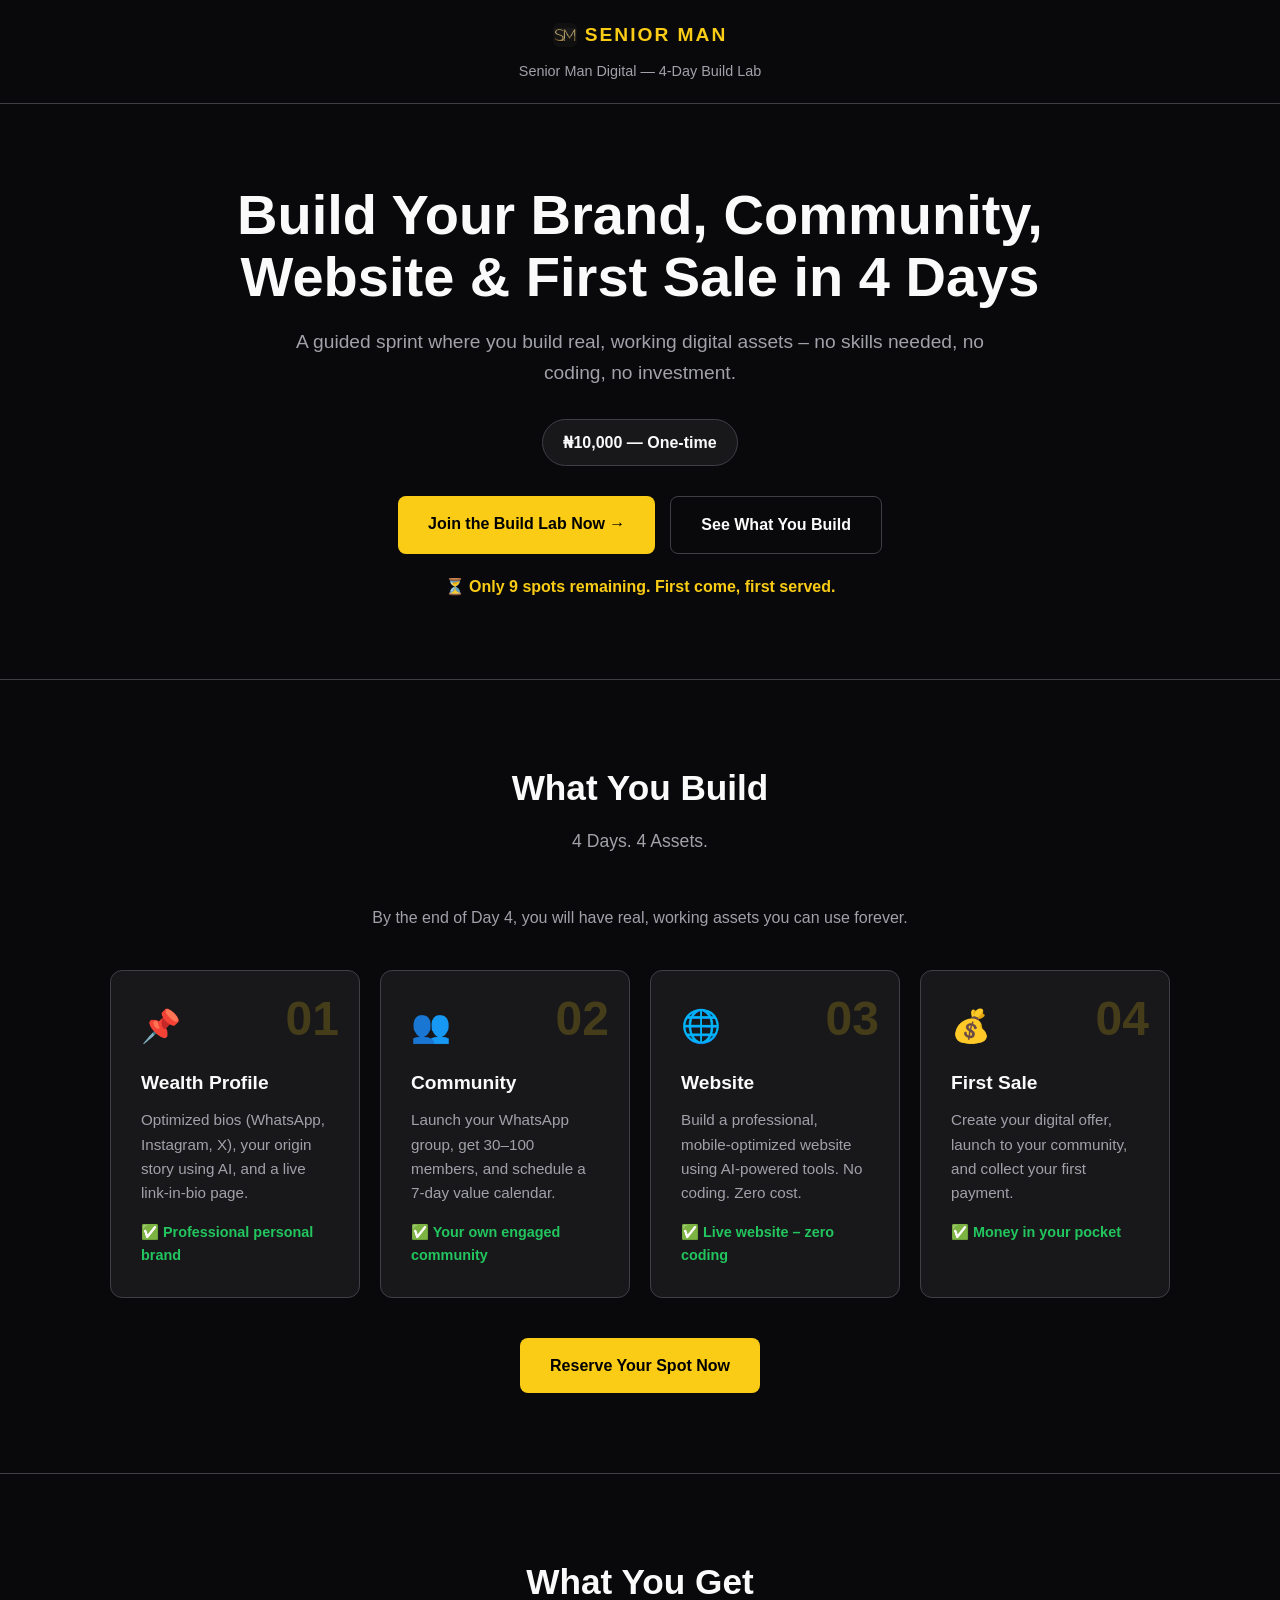
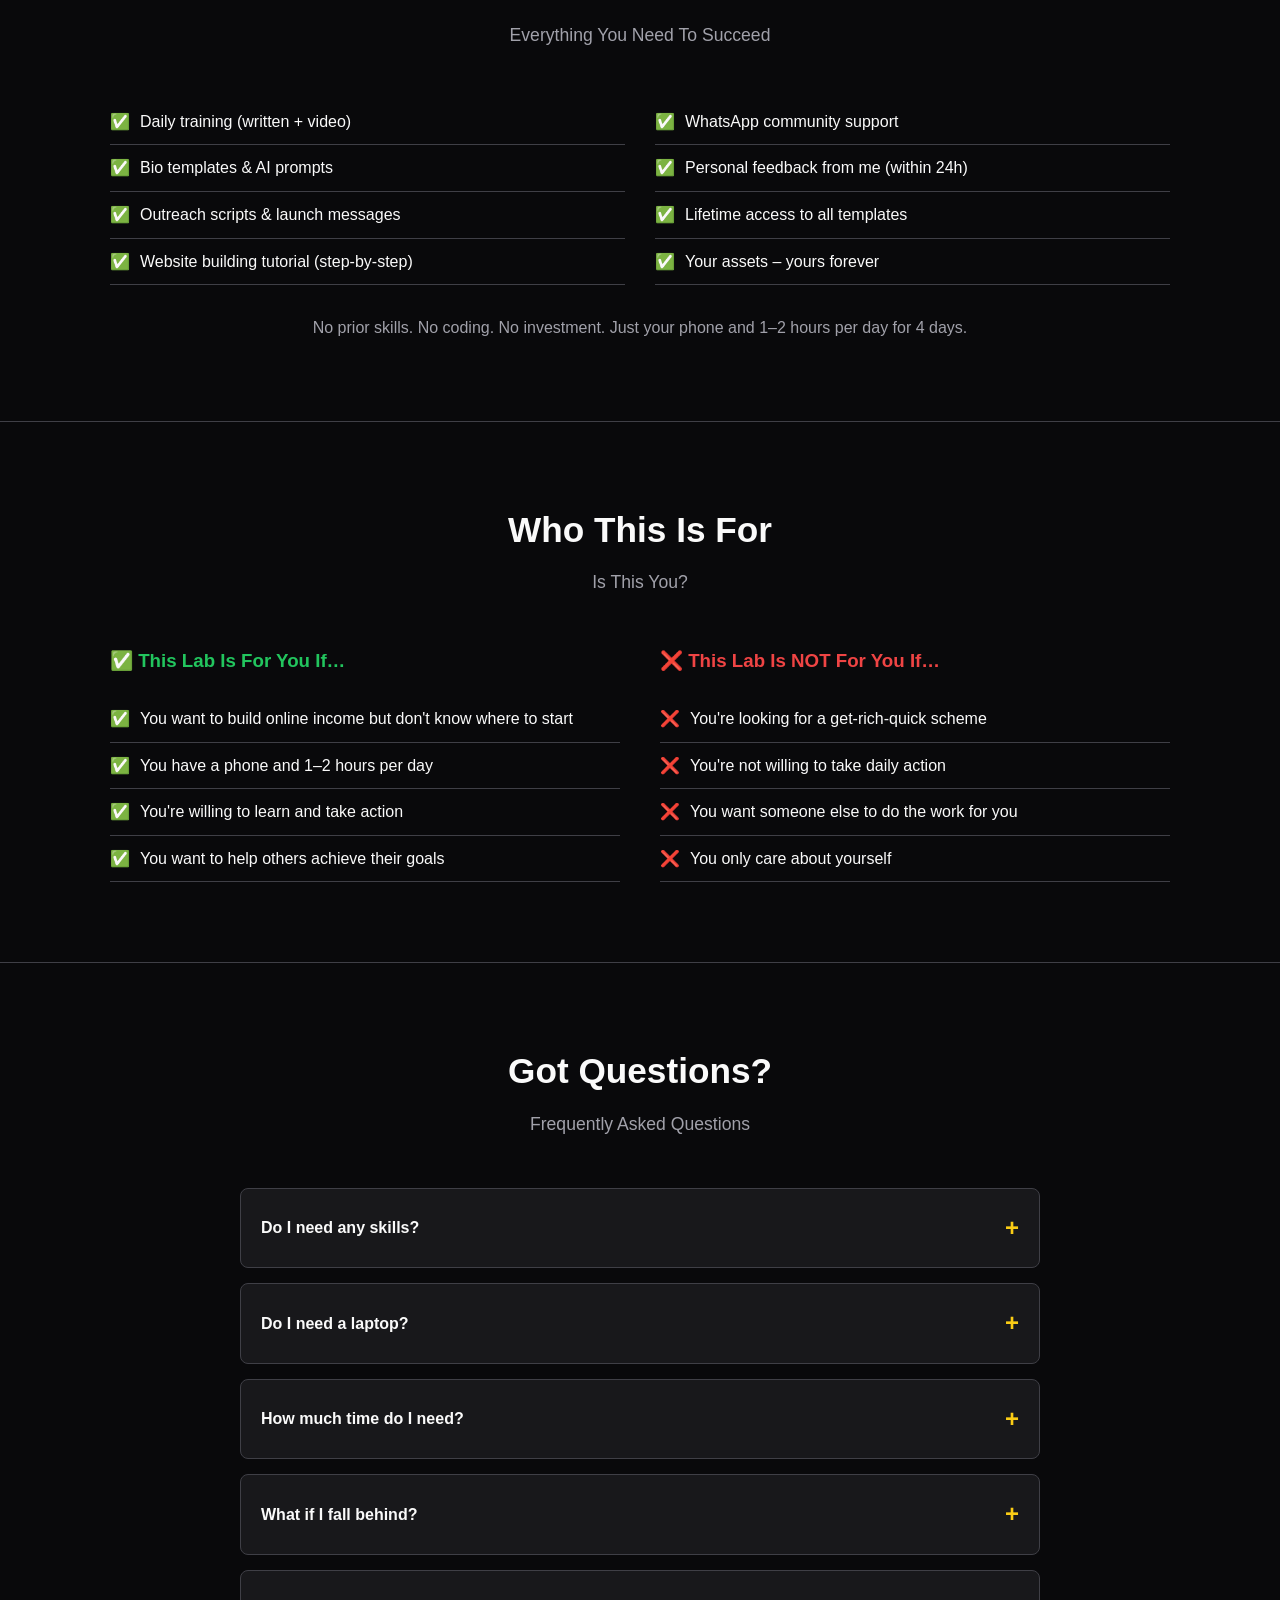
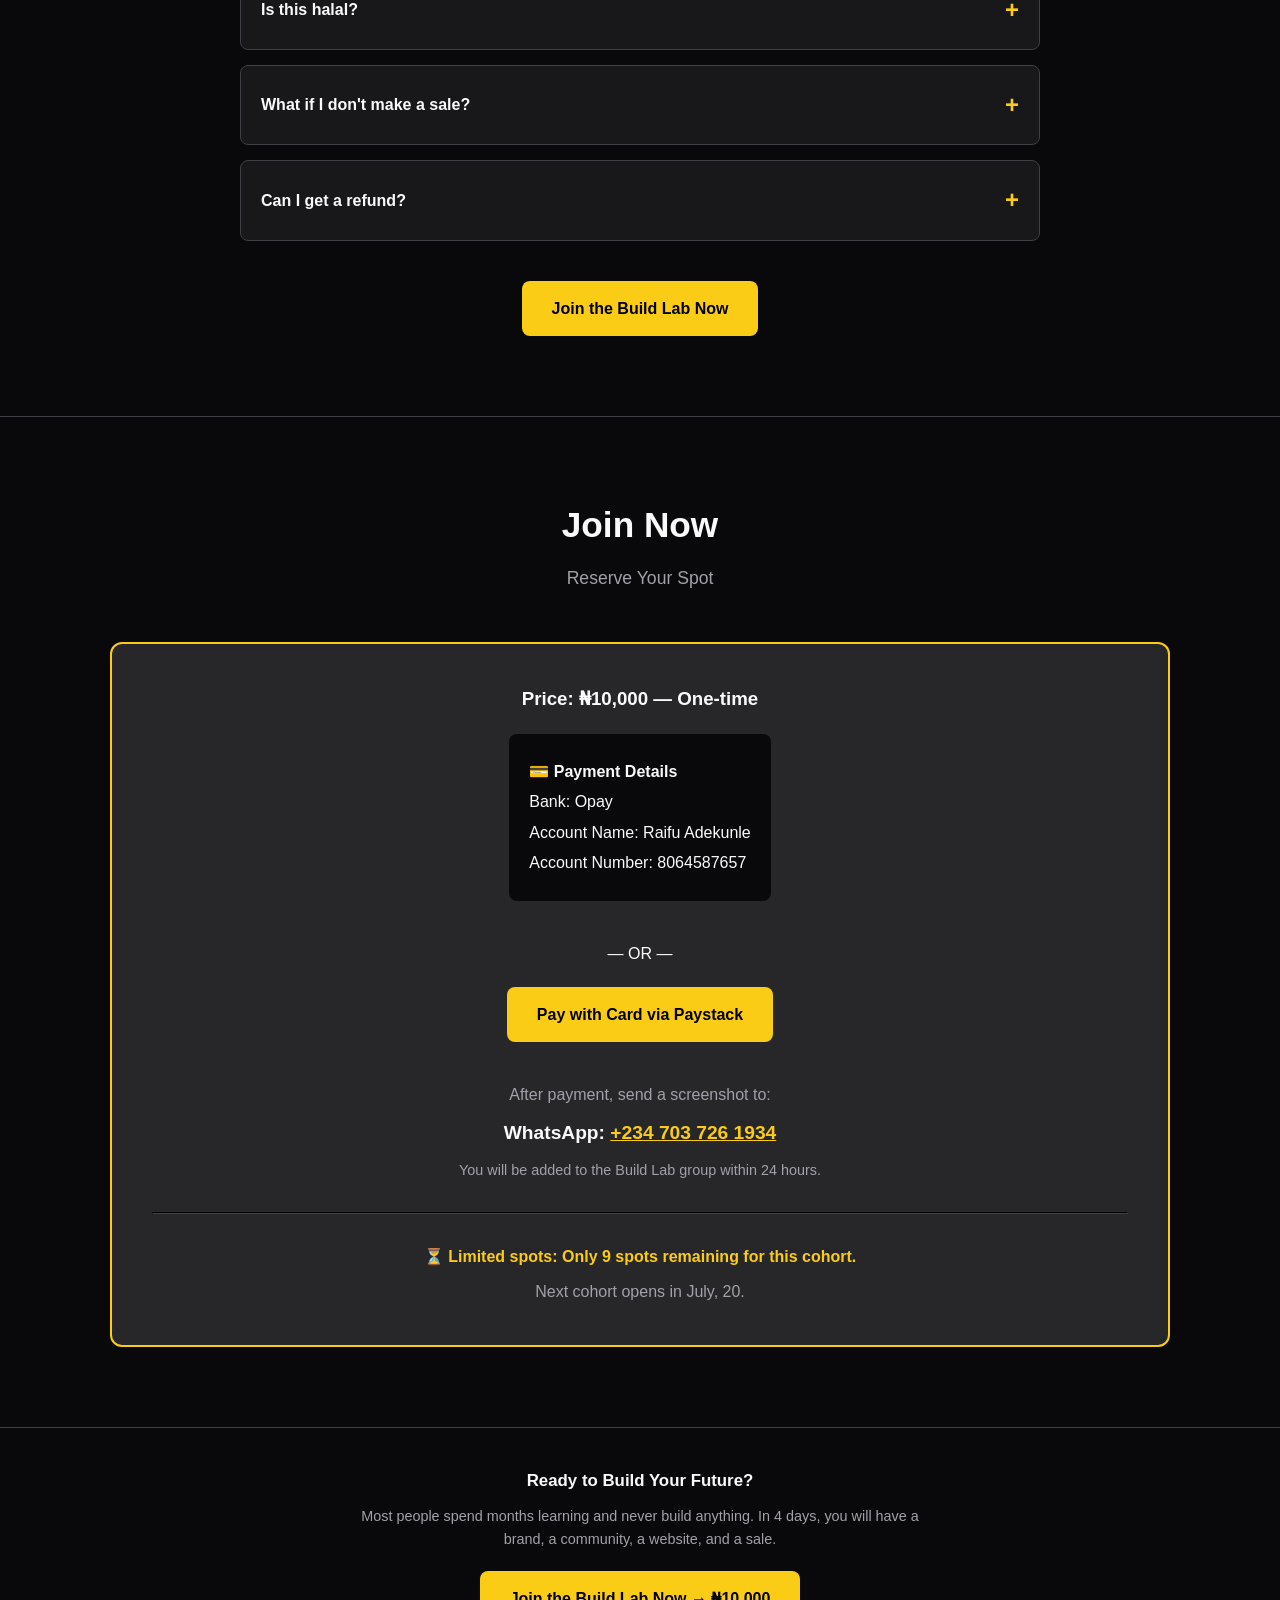
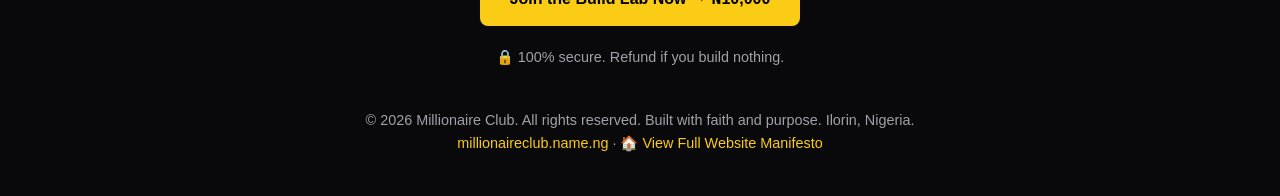
<file: buildlab.html>
<!DOCTYPE html>
<html lang="en">
<head>
    <meta charset="UTF-8">
    <meta name="viewport" content="width=device-width, initial-scale=1.0">
    <title>4-Day Build Lab – Build Your Brand, Community, Website & First Sale</title>
    <link rel="icon" type="image/png" href="assets/favicon.png">
    <style>
        /* Theme: Senior Man Digital - Dark & High Converting */
        :root {
            --bg: #09090b;
            --surface: #18181b;
            --surface-2: #27272a;
            --border: #3f3f46;
            --text: #fafafa;
            --text-muted: #a1a1aa;
            --accent: #facc15; /* Yellow/Gold */
            --accent-hover: #eab308;
            --success: #22c55e;
            --danger: #ef4444;
        }
        * { box-sizing: border-box; margin: 0; padding: 0; }
        body {
            font-family: -apple-system, BlinkMacSystemFont, "Segoe UI", Roboto, Helvetica, Arial, sans-serif;
            background: var(--bg);
            color: var(--text);
            line-height: 1.6;
        }
        .container { max-width: 1100px; margin: 0 auto; padding: 0 20px; }
        
        /* Header */
        .site-header { border-bottom: 1px solid var(--border); padding: 20px 0; text-align: center; }
        .brand { font-size: 1.2rem; font-weight: 800; letter-spacing: 2px; color: var(--accent); }
        .site-header p { color: var(--text-muted); font-size: 0.9rem; margin-top: 5px; }

        /* Hero */
        .hero { padding: 80px 0; text-align: center; border-bottom: 1px solid var(--border); }
        .hero h1 { font-size: clamp(2rem, 5vw, 3.5rem); font-weight: 800; line-height: 1.1; margin-bottom: 20px; }
        .hero .subtitle { font-size: 1.2rem; color: var(--text-muted); max-width: 700px; margin: 0 auto 30px; }
        .price-tag { display: inline-block; background: var(--surface); border: 1px solid var(--border); padding: 10px 20px; border-radius: 50px; font-weight: 600; margin-bottom: 30px; }
        .cta-group { display: flex; gap: 15px; justify-content: center; flex-wrap: wrap; margin-bottom: 20px; }
        .btn { padding: 15px 30px; border-radius: 8px; font-weight: 600; text-decoration: none; font-size: 1rem; transition: all 0.2s; display: inline-block; }
        .btn-primary { background: var(--accent); color: #000; }
        .btn-primary:hover { background: var(--accent-hover); transform: translateY(-2px); }
        .btn-secondary { background: transparent; color: var(--text); border: 1px solid var(--border); }
        .btn-secondary:hover { background: var(--surface); }
        .urgency { color: var(--accent); font-weight: 600; margin-top: 20px; }

        /* Sections */
        section { padding: 80px 0; border-bottom: 1px solid var(--border); }
        .section-title { text-align: center; margin-bottom: 50px; }
        .section-title h2 { font-size: 2.2rem; font-weight: 800; margin-bottom: 10px; }
        .section-title p { color: var(--text-muted); font-size: 1.1rem; }

        /* Grids & Cards */
        .grid-2 { display: grid; grid-template-columns: repeat(auto-fit, minmax(300px, 1fr)); gap: 30px; }
        .grid-4 { display: grid; grid-template-columns: repeat(auto-fit, minmax(220px, 1fr)); gap: 20px; }
        .card { background: var(--surface); border: 1px solid var(--border); border-radius: 12px; padding: 30px; position: relative; }
        .card h3 { font-size: 1.2rem; margin-bottom: 10px; }
        .card p { color: var(--text-muted); font-size: 0.95rem; }
        .card .icon { font-size: 2rem; margin-bottom: 15px; display: block; }
        .card .check { color: var(--success); font-weight: 600; margin-top: 15px; display: block; font-size: 0.9rem; }
        .step-number { font-size: 3rem; font-weight: 800; color: var(--accent); opacity: 0.2; position: absolute; top: 10px; right: 20px; }

        /* Lists */
        .check-list, .cross-list { list-style: none; }
        .check-list li, .cross-list li { padding: 10px 0; border-bottom: 1px solid var(--border); display: flex; align-items: flex-start; gap: 10px; }
        .check-list li::before { content: "✅"; }
        .cross-list li::before { content: "❌"; }
        .list-container { display: grid; grid-template-columns: 1fr 1fr; gap: 40px; }
        @media(max-width: 768px) { .list-container { grid-template-columns: 1fr; } }

        /* Testimonials */
        .testimonial { background: var(--surface); border: 1px solid var(--border); border-radius: 12px; padding: 30px; }
        .testimonial p { font-style: italic; margin-bottom: 15px; font-size: 1.05rem; }
        .testimonial .author { color: var(--accent); font-weight: 600; }

        /* FAQ */
        details { background: var(--surface); border: 1px solid var(--border); border-radius: 8px; margin-bottom: 15px; padding: 20px; }
        summary { font-weight: 600; cursor: pointer; list-style: none; display: flex; justify-content: space-between; align-items: center; }
        summary::-webkit-details-marker { display: none; }
        summary::after { content: "+"; font-size: 1.5rem; color: var(--accent); }
        details[open] summary::after { content: "−"; }
        details p { margin-top: 15px; color: var(--text-muted); }

        /* Payment / Join */
        .payment-box { background: var(--surface-2); border: 2px solid var(--accent); border-radius: 12px; padding: 40px; text-align: center; }
        .payment-details { background: var(--bg); padding: 20px; border-radius: 8px; margin: 20px 0; text-align: left; display: inline-block; }
        .payment-details p { margin: 5px 0; }

        /* Footer */
        footer { text-align: center; padding: 40px 0; color: var(--text-muted); font-size: 0.9rem; }
        footer a { color: var(--accent); text-decoration: none; }
    </style>
</head>
<body>

<header class="site-header">
    <div class="container">
        <a href="index.html" style="display:inline-flex; align-items:center; gap:8px; text-decoration:none;">
            <img src="assets/icon.png" alt="" style="width:24px; height:24px; border-radius:6px; object-fit:cover;">
            <span class="brand">SENIOR MAN</span>
        </a>
        <p>Senior Man Digital — 4-Day Build Lab</p>
    </div>
</header>

<section class="hero">
    <div class="container">
        <h1>Build Your Brand, Community,<br>Website & First Sale in 4 Days</h1>
        <p class="subtitle">A guided sprint where you build real, working digital assets – no skills needed, no coding, no investment.</p>
        <div class="price-tag">₦10,000 — One-time</div>
        <div class="cta-group">
            <a href="#join" class="btn btn-primary">Join the Build Lab Now →</a>
            <a href="#what-you-build" class="btn btn-secondary">See What You Build</a>
        </div>
        <p class="urgency">⏳ Only 9 spots remaining. First come, first served.</p>
    </div>
</section>

<section id="what-you-build">
    <div class="container">
        <div class="section-title">
            <h2>What You Build</h2>
            <p>4 Days. 4 Assets.</p>
        </div>
        <p style="text-align:center; color:var(--text-muted); margin-bottom:40px; max-width:700px; margin-left:auto; margin-right:auto;">
            By the end of Day 4, you will have real, working assets you can use forever.
        </p>
        <div class="grid-4">
            <div class="card">
                <span class="step-number">01</span>
                <span class="icon">📌</span>
                <h3>Wealth Profile</h3>
                <p>Optimized bios (WhatsApp, Instagram, X), your origin story using AI, and a live link-in-bio page.</p>
                <span class="check">✅ Professional personal brand</span>
            </div>
            <div class="card">
                <span class="step-number">02</span>
                <span class="icon">👥</span>
                <h3>Community</h3>
                <p>Launch your WhatsApp group, get 30–100 members, and schedule a 7-day value calendar.</p>
                <span class="check">✅ Your own engaged community</span>
            </div>
            <div class="card">
                <span class="step-number">03</span>
                <span class="icon">🌐</span>
                <h3>Website</h3>
                <p>Build a professional, mobile-optimized website using AI-powered tools. No coding. Zero cost.</p>
                <span class="check">✅ Live website – zero coding</span>
            </div>
            <div class="card">
                <span class="step-number">04</span>
                <span class="icon">💰</span>
                <h3>First Sale</h3>
                <p>Create your digital offer, launch to your community, and collect your first payment.</p>
                <span class="check">✅ Money in your pocket</span>
            </div>
        </div>
        <div style="text-align:center; margin-top:40px;">
            <a href="#join" class="btn btn-primary">Reserve Your Spot Now</a>
        </div>
    </div>
</section>

<section>
    <div class="container">
        <div class="section-title">
            <h2>What You Get</h2>
            <p>Everything You Need To Succeed</p>
        </div>
        <div class="grid-2">
            <ul class="check-list">
                <li>Daily training (written + video)</li>
                <li>Bio templates & AI prompts</li>
                <li>Outreach scripts & launch messages</li>
                <li>Website building tutorial (step-by-step)</li>
            </ul>
            <ul class="check-list">
                <li>WhatsApp community support</li>
                <li>Personal feedback from me (within 24h)</li>
                <li>Lifetime access to all templates</li>
                <li>Your assets – yours forever</li>
            </ul>
        </div>
        <p style="text-align:center; color:var(--text-muted); margin-top:30px;">
            No prior skills. No coding. No investment. Just your phone and 1–2 hours per day for 4 days.
        </p>
    </div>
</section>

<section>
    <div class="container">
        <div class="section-title">
            <h2>Who This Is For</h2>
            <p>Is This You?</p>
        </div>
        <div class="list-container">
            <div>
                <h3 style="margin-bottom:20px; color:var(--success);">✅ This Lab Is For You If…</h3>
                <ul class="check-list">
                    <li>You want to build online income but don't know where to start</li>
                    <li>You have a phone and 1–2 hours per day</li>
                    <li>You're willing to learn and take action</li>
                    <li>You want to help others achieve their goals</li>
                </ul>
            </div>
            <div>
                <h3 style="margin-bottom:20px; color:var(--danger);">❌ This Lab Is NOT For You If…</h3>
                <ul class="cross-list">
                    <li>You're looking for a get-rich-quick scheme</li>
                    <li>You're not willing to take daily action</li>
                    <li>You want someone else to do the work for you</li>
                    <li>You only care about yourself</li>
                </ul>
            </div>
        </div>
    </div>
</section>



<section>
    <div class="container">
        <div class="section-title">
            <h2>Got Questions?</h2>
            <p>Frequently Asked Questions</p>
        </div>
        <div style="max-width:800px; margin:0 auto;">
            <details><summary>Do I need any skills?</summary><p>No. We use AI and templates. You just follow the steps. If you can copy and paste, you can do this.</p></details>
            <details><summary>Do I need a laptop?</summary><p>A laptop is recommended, but you can use a phone with some creativity. Many participants have done it from their phones.</p></details>
            <details><summary>How much time do I need?</summary><p>1–2 hours per day for 4 days. That is it. 4–8 hours total to build assets that last forever.</p></details>
            <details><summary>What if I fall behind?</summary><p>The lab is self-paced. You can catch up at your own speed. You have lifetime access to all materials.</p></details>
            <details><summary>Is this halal?</summary><p>Yes. All methods are ethical and Sharia-compliant. No interest. No gambling. No scams.</p></details>
            <details><summary>What if I don't make a sale?</summary><p>You still have a profile, community, and website. The sale will come. I will personally help you close your first transaction.</p></details>
            <details><summary>Can I get a refund?</summary><p>Yes. If you complete all 4 days and build nothing, I will refund your ₦10,000. No questions asked.</p></details>
        </div>
        <div style="text-align:center; margin-top:40px;">
            <a href="#join" class="btn btn-primary">Join the Build Lab Now</a>
        </div>
    </div>
</section>

<section id="join">
    <div class="container">
        <div class="section-title">
            <h2>Join Now</h2>
            <p>Reserve Your Spot</p>
        </div>
        <div class="payment-box">
            <h3>Price: ₦10,000 — One-time</h3>
            <div class="payment-details">
                <p><strong>💳 Payment Details</strong></p>
                <p>Bank: Opay</p>
                <p>Account Name: Raifu Adekunle</p>
                <p>Account Number: 8064587657</p>
            </div>
            <p style="margin: 20px 0;">— OR —</p>
            <a href="#" class="btn btn-primary" style="margin-bottom:20px;">Pay with Card via Paystack</a>
            <p style="margin-top:20px; color:var(--text-muted);">After payment, send a screenshot to:</p>
            <p style="font-size:1.2rem; font-weight:600; margin:10px 0;">WhatsApp: <a href="https://wa.me/2347037261934" style="color:var(--accent);">+234 703 726 1934</a></p>
            <p style="color:var(--text-muted); font-size:0.9rem;">You will be added to the Build Lab group within 24 hours.</p>
            <hr style="border-color:var(--border); margin:30px 0;">
            <p class="urgency">⏳ Limited spots: Only 9 spots remaining for this cohort.</p>
            <p style="color:var(--text-muted); margin-top:10px;">Next cohort opens in July, 20.</p>
        </div>
    </div>
</section>

<footer>
    <div class="container">
        <h3 style="color:var(--text); margin-bottom:10px;">Ready to Build Your Future?</h3>
        <p style="max-width:600px; margin:0 auto 20px;">Most people spend months learning and never build anything. In 4 days, you will have a brand, a community, a website, and a sale.</p>
        <a href="#join" class="btn btn-primary">Join the Build Lab Now → ₦10,000</a>
        <p style="margin-top:20px; font-size:0.9rem;">🔒 100% secure. Refund if you build nothing.</p>
        <p style="margin-top:40px;">© 2026 Millionaire Club. All rights reserved. Built with faith and purpose. Ilorin, Nigeria.</p>
        <p><a href="https://millionaireclub.name.ng">millionaireclub.name.ng</a> · <a href="index.html">🏠 View Full Website Manifesto</a></p>
    </div>
</footer>

</body>
</html>
</file>
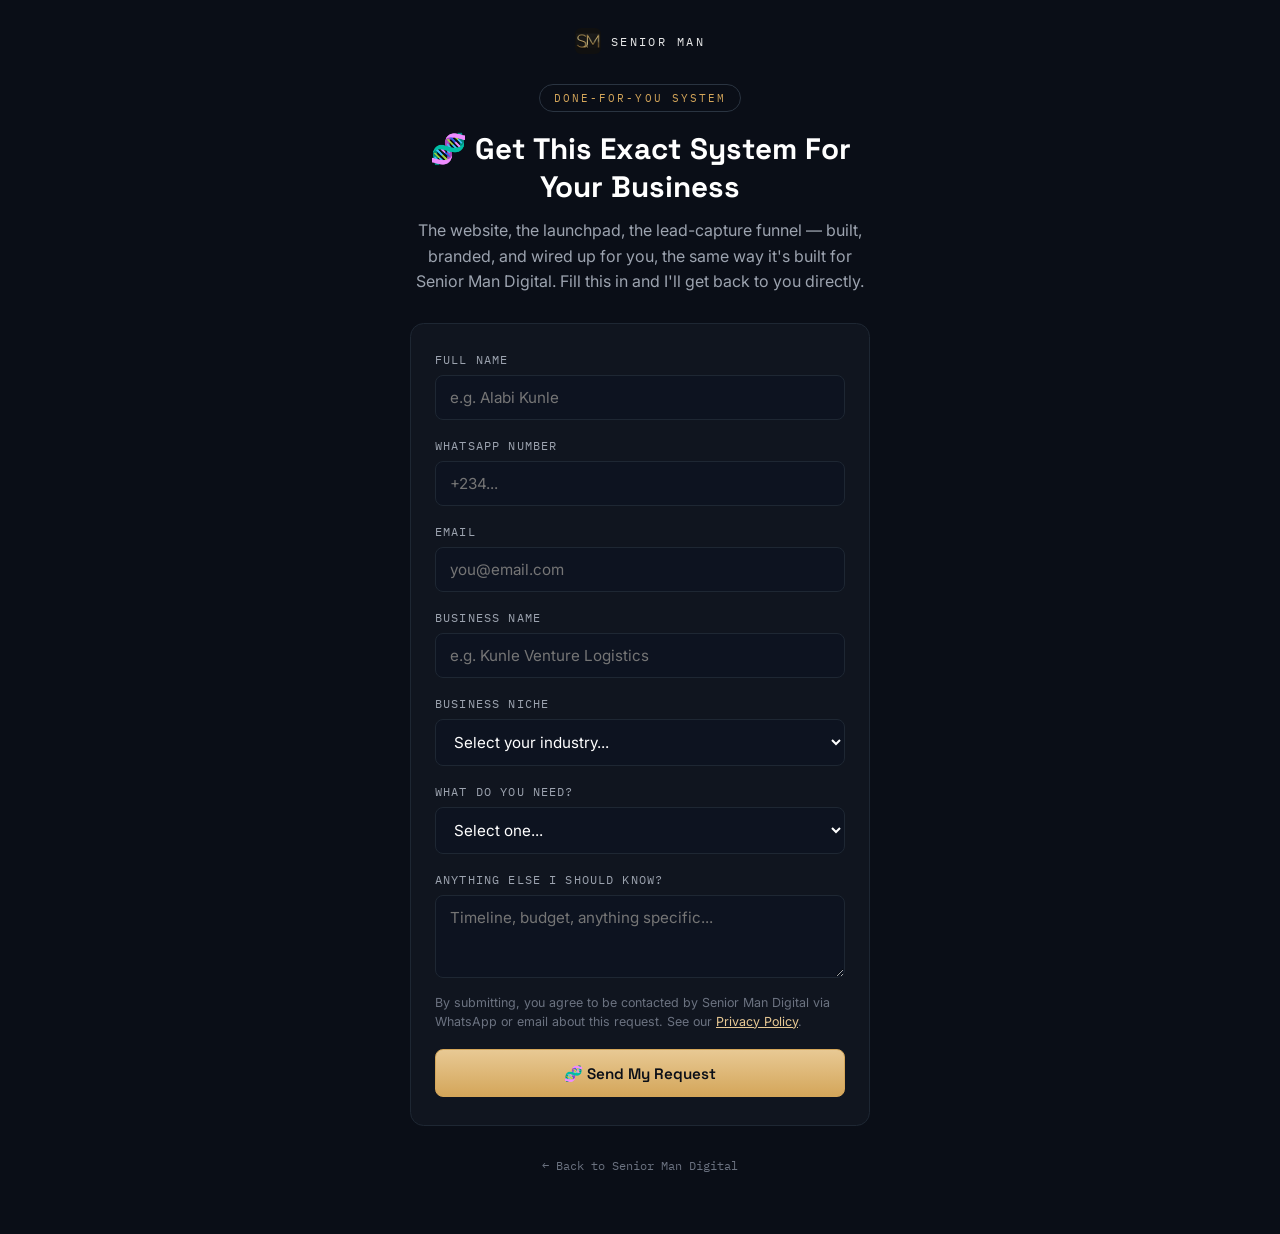
<file: duplicate-system.html>
<!DOCTYPE html>
<html lang="en">
<head>
<meta charset="UTF-8">
<meta name="viewport" content="width=device-width, initial-scale=1.0">
<title>Get The System For Your Business | Senior Man Digital</title>
<meta name="description" content="Get the same website, launchpad, and lead-capture system — duplicated and branded for your own business.">
<link rel="icon" type="image/png" href="assets/favicon.png">
<link rel="preconnect" href="https://fonts.googleapis.com">
<link rel="preconnect" href="https://fonts.gstatic.com" crossorigin>
<link href="https://fonts.googleapis.com/css2?family=Space+Grotesk:wght@600;700&family=Inter:wght@400;500;600&family=IBM+Plex+Mono:wght@400;500&display=swap" rel="stylesheet">
<style>
  :root {
    --bg: #0A0E17; --bg-raised: #10151F; --border: #1E2733; --border-soft: #2A3441;
    --white: #FFFFFF; --muted: #9CA3AF; --muted-dim: #6B7280;
    --gold: #D4A65A; --gold-soft: #E8C994;
  }
  * { box-sizing: border-box; }
  body {
    margin: 0; min-height: 100vh; background: var(--bg); color: var(--white);
    font-family: 'Inter', sans-serif; display: flex; flex-direction: column;
    align-items: center; padding: 28px 20px 60px;
  }
  .brand { display: flex; align-items: center; gap: 10px; text-decoration: none; margin-bottom: 30px; }
  .brand img { width: 26px; height: 26px; border-radius: 6px; object-fit: cover; }
  .brand span { font-family: 'IBM Plex Mono', monospace; font-size: 0.78rem; letter-spacing: 0.2em; color: #FFFFFFE6; }
  .wrap { width: 100%; max-width: 460px; text-align: center; }
  .eyebrow {
    font-family: 'IBM Plex Mono', monospace; letter-spacing: 0.18em; text-transform: uppercase;
    font-size: 0.7rem; color: var(--gold); border: 1px solid var(--border-soft);
    border-radius: 999px; padding: 6px 14px; display: inline-block; margin-bottom: 18px;
  }
  h1 { font-family: 'Space Grotesk', sans-serif; font-size: 1.85rem; margin: 0 0 12px; }
  p.sub { color: var(--muted); line-height: 1.6; margin: 0 0 28px; }
  .card { background: var(--bg-raised); border: 1px solid var(--border); border-radius: 0.85rem; padding: 28px 24px; text-align: left; }
  .field-label { font-family: 'IBM Plex Mono', monospace; font-size: 0.72rem; letter-spacing: 0.1em; text-transform: uppercase; color: var(--muted); display: block; margin-bottom: 8px; }
  .field-input, select.field-input, textarea.field-input {
    width: 100%; background: #0D1320; border: 1px solid var(--border); border-radius: 0.5rem;
    padding: 0.75rem 0.9rem; color: var(--white); font-family: 'Inter', sans-serif;
    font-size: 0.95rem; margin-bottom: 18px;
  }
  .field-input:focus { border-color: var(--gold); outline: none; }
  .btn {
    display: flex; align-items: center; justify-content: center; gap: 8px; width: 100%;
    font-family: 'Space Grotesk', sans-serif; font-weight: 600; font-size: 0.95rem;
    padding: 0.85rem 1.4rem; border-radius: 0.5rem; cursor: pointer; border: 1px solid var(--gold);
    background: linear-gradient(180deg, var(--gold-soft), var(--gold)); color: #0A0E17;
  }
  .consent { font-size: 0.78rem; color: var(--muted-dim); margin-top: -6px; margin-bottom: 18px; line-height: 1.5; }
  .back { display: inline-block; margin-top: 32px; font-family: 'IBM Plex Mono', monospace; font-size: 0.75rem; color: var(--muted-dim); text-decoration: none; }
  .back:hover { color: var(--gold-soft); }
</style>
</head>
<body>

<a href="index.html" class="brand">
  <img src="assets/icon.png" alt="">
  <span>SENIOR&nbsp;MAN</span>
</a>

<div class="wrap">

  <span class="eyebrow">Done-For-You System</span>
  <h1>🧬 Get This Exact System For Your Business</h1>
  <p class="sub">The website, the launchpad, the lead-capture funnel — built, branded, and wired up for you, the same way it's built for Senior Man Digital. Fill this in and I'll get back to you directly.</p>

  <!-- Submits as a plain HTML form POST — no JavaScript required, so it
       works even if something blocks scripts. Web3Forms relays it straight
       to your inbox. -->
  <form action="https://api.web3forms.com/submit" method="POST" class="card">

    <!-- TODO: replace with the access key Web3Forms emails you after you
         enter your email at https://web3forms.com -->
    <input type="hidden" name="access_key" value="7ffce80b-039e-44d6-9725-a1fe7fff65c4">
    <input type="hidden" name="subject" value="New 'Duplicate My System' request">
    <input type="hidden" name="redirect" value="https://wa.me/2347037261934?text=Hi%20Senior%20Man%2C%20I%20just%20submitted%20a%20request%20to%20get%20your%20system%20duplicated%20for%20my%20business.">

    <label class="field-label" for="name">Full Name</label>
    <input id="name" name="name" class="field-input" type="text" placeholder="e.g. Alabi Kunle" required>

    <label class="field-label" for="phone">WhatsApp Number</label>
    <input id="phone" name="phone" class="field-input" type="tel" placeholder="+234..." required>

    <label class="field-label" for="email">Email</label>
    <input id="email" name="email" class="field-input" type="email" placeholder="you@email.com" required>

    <label class="field-label" for="business">Business Name</label>
    <input id="business" name="business" class="field-input" type="text" placeholder="e.g. Kunle Venture Logistics" required>

    <label class="field-label" for="niche">Business Niche</label>
    <select id="niche" name="niche" class="field-input" required>
      <option value="" disabled selected>Select your industry...</option>
      <option value="E-commerce & Retail">E-commerce & Retail</option>
      <option value="Content Creator / Influencer">Content Creator / Influencer</option>
      <option value="Fashion & Apparel">Fashion & Apparel</option>
      <option value="Real Estate">Real Estate</option>
      <option value="Consulting / Professional Services">Consulting / Professional Services</option>
      <option value="Other Business">Other Business</option>
    </select>

    <label class="field-label" for="need">What do you need?</label>
    <select id="need" name="need" class="field-input" required>
      <option value="" disabled selected>Select one...</option>
      <option value="Full system (site + launchpad + lead funnel)">Full system (site + launchpad + lead funnel)</option>
      <option value="Just the business website">Just the business website</option>
      <option value="Just the lead-capture / ebook funnel">Just the lead-capture / ebook funnel</option>
      <option value="Not sure yet — want to discuss">Not sure yet — want to discuss</option>
    </select>

    <label class="field-label" for="notes">Anything else I should know?</label>
    <textarea id="notes" name="notes" class="field-input" rows="3" placeholder="Timeline, budget, anything specific..."></textarea>

    <p class="consent">By submitting, you agree to be contacted by Senior Man Digital via WhatsApp or email about this request. See our <a href="legal.html#privacy" style="color:var(--gold-soft);">Privacy Policy</a>.</p>

    <button type="submit" class="btn">🧬 Send My Request</button>
  </form>

  <a href="index.html" class="back">← Back to Senior Man Digital</a>
</div>

</body>
</html>
</file>
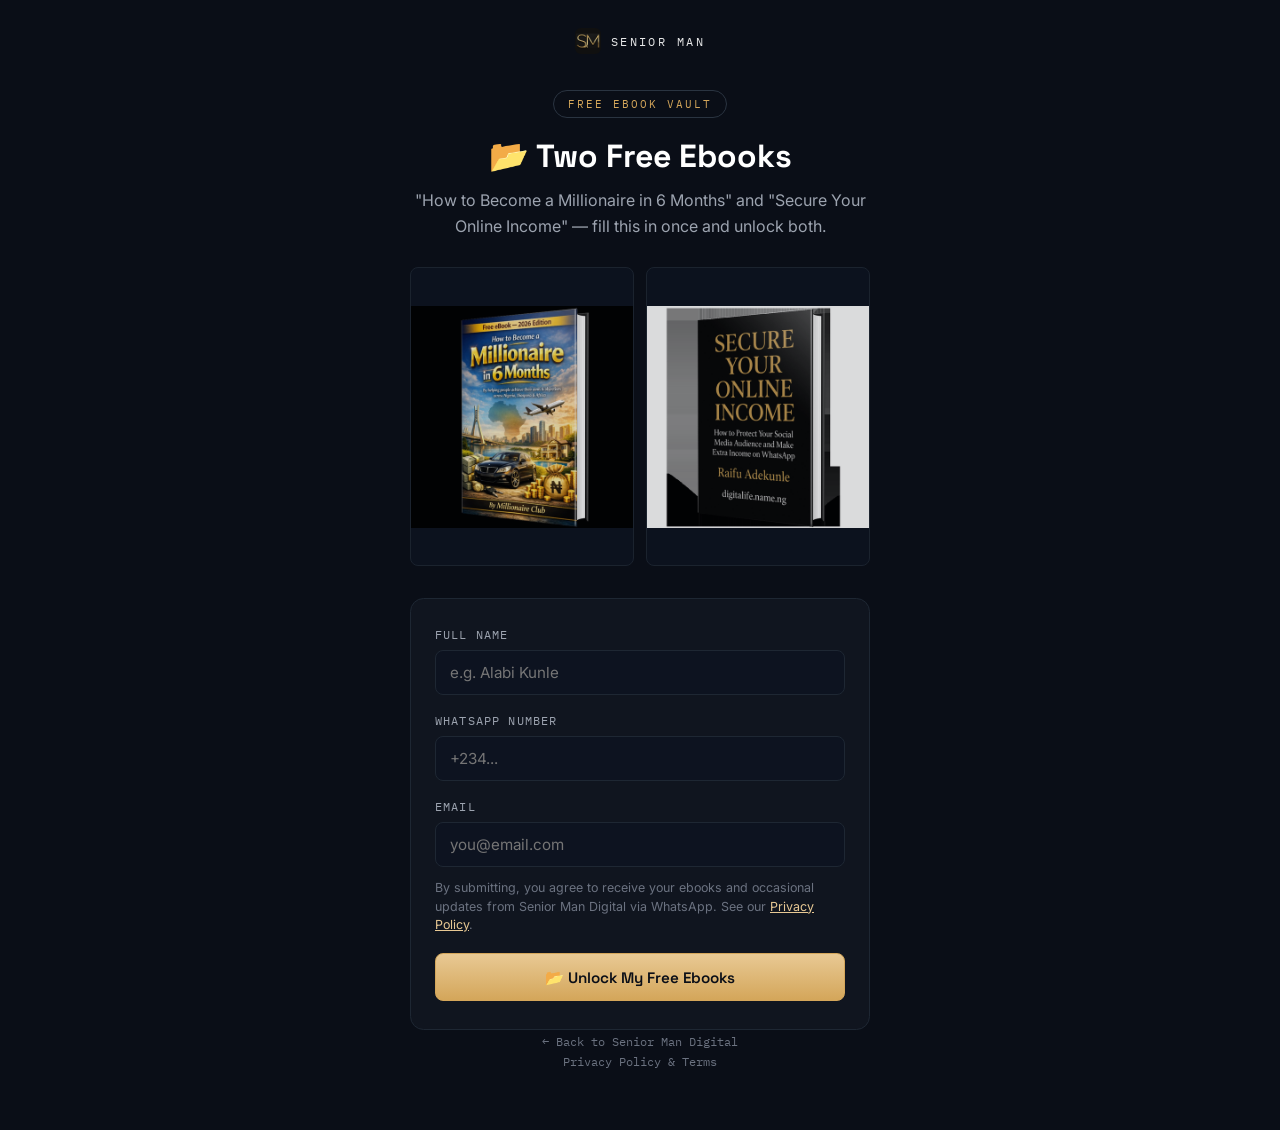
<file: ebooks.html>
<!DOCTYPE html>
<html lang="en">
<head>
<meta charset="UTF-8">
<meta name="viewport" content="width=device-width, initial-scale=1.0">
<title>Free Ebook Vault | Senior Man Digital</title>
<meta name="description" content="Get both free ebooks — How to Become a Millionaire in 6 Months, and Secure Your Online Income.">
<link rel="icon" type="image/png" href="assets/favicon.png">

<link rel="preconnect" href="https://fonts.googleapis.com">
<link rel="preconnect" href="https://fonts.gstatic.com" crossorigin>
<link href="https://fonts.googleapis.com/css2?family=Space+Grotesk:wght@600;700&family=Inter:wght@400;500;600&family=IBM+Plex+Mono:wght@400;500&display=swap" rel="stylesheet">

<style>
  :root {
    --bg: #0A0E17; --bg-raised: #10151F; --border: #1E2733; --border-soft: #2A3441;
    --white: #FFFFFF; --muted: #9CA3AF; --muted-dim: #6B7280;
    --gold: #D4A65A; --gold-soft: #E8C994;
  }
  * { box-sizing: border-box; }
  body {
    margin: 0; min-height: 100vh; background: var(--bg); color: var(--white);
    font-family: 'Inter', sans-serif; display: flex; flex-direction: column;
    align-items: center; padding: 28px 20px 60px;
  }
  .brand { display: flex; align-items: center; gap: 10px; text-decoration: none; margin-bottom: 36px; }
  .brand img { width: 26px; height: 26px; border-radius: 6px; object-fit: cover; }
  .brand span { font-family: 'IBM Plex Mono', monospace; font-size: 0.78rem; letter-spacing: 0.2em; color: #FFFFFFE6; }
  .wrap { width: 100%; max-width: 460px; text-align: center; }
  .eyebrow {
    font-family: 'IBM Plex Mono', monospace; letter-spacing: 0.18em; text-transform: uppercase;
    font-size: 0.7rem; color: var(--gold); border: 1px solid var(--border-soft);
    border-radius: 999px; padding: 6px 14px; display: inline-block; margin-bottom: 18px;
  }
  h1 { font-family: 'Space Grotesk', sans-serif; font-size: 2rem; margin: 0 0 12px; }
  p.sub { color: var(--muted); line-height: 1.6; margin: 0 0 28px; }
  .card {
    background: var(--bg-raised); border: 1px solid var(--border); border-radius: 0.85rem;
    padding: 28px 24px; text-align: left;
  }
  .field-label {
    font-family: 'IBM Plex Mono', monospace; font-size: 0.72rem; letter-spacing: 0.1em;
    text-transform: uppercase; color: var(--muted); display: block; margin-bottom: 8px;
  }
  .field-input {
    width: 100%; background: #0D1320; border: 1px solid var(--border); border-radius: 0.5rem;
    padding: 0.75rem 0.9rem; color: var(--white); font-family: 'Inter', sans-serif;
    font-size: 0.95rem; margin-bottom: 18px;
  }
  .field-input:focus { border-color: var(--gold); outline: none; }
  .btn {
    display: flex; align-items: center; justify-content: center; gap: 8px; width: 100%;
    font-family: 'Space Grotesk', sans-serif; font-weight: 600; font-size: 0.95rem;
    padding: 0.85rem 1.4rem; border-radius: 0.5rem; cursor: pointer; text-decoration: none;
    transition: transform 200ms ease;
  }
  .btn:hover { transform: translateY(-2px); }
  .btn-primary { background: linear-gradient(180deg, var(--gold-soft), var(--gold)); color: #0A0E17; border: 1px solid var(--gold); }
  .btn-outline { background: transparent; color: var(--gold-soft); border: 1px solid var(--border-soft); }
  .consent { font-size: 0.78rem; color: var(--muted-dim); margin-top: -6px; margin-bottom: 18px; line-height: 1.5; }
  .hidden { display: none; }
  .step { display: flex; gap: 12px; align-items: flex-start; text-align: left; margin-bottom: 22px; }
  .step .num {
    font-family: 'IBM Plex Mono', monospace; font-size: 0.75rem; color: var(--gold);
    border: 1px solid var(--border-soft); border-radius: 999px; width: 1.6rem; height: 1.6rem;
    display: flex; align-items: center; justify-content: center; flex-shrink: 0; margin-top: 2px;
  }
  .step h3 { font-family: 'Space Grotesk', sans-serif; font-size: 0.98rem; margin: 0 0 4px; }
  .step p { color: var(--muted); font-size: 0.88rem; margin: 0; line-height: 1.5; }
  .ebook-row { display: flex; gap: 12px; margin: 10px 0 22px; }
  .ebook-row > div { flex: 1; }
  .ebook-row img {
    width: 100%; aspect-ratio: 3/4; object-fit: contain; background: #0D1320;
    border: 1px solid var(--border); border-radius: 0.5rem; opacity: 0.85;
  }
  .back { margin-top: 32px; font-family: 'IBM Plex Mono', monospace; font-size: 0.75rem; color: var(--muted-dim); text-decoration: none; }
  .back:hover { color: var(--gold-soft); }
</style>
</head>
<body>

<a href="index.html" class="brand">
  <img src="assets/icon.png" alt="">
  <span>SENIOR&nbsp;MAN</span>
</a>

<div class="wrap">

  <span class="eyebrow">Free Ebook Vault</span>
  <h1>📂 Two Free Ebooks</h1>
  <p class="sub">"How to Become a Millionaire in 6 Months" and "Secure Your Online Income" — fill this in once and unlock both.</p>

  <div class="ebook-row" style="margin-bottom:28px;">
    <div><img src="assets/ebook-millionaire.png" alt="How to Become a Millionaire in 6 Months — ebook cover"></div>
    <div><img src="assets/ebook-secure-income.png" alt="Secure Your Online Income — ebook cover"></div>
  </div>

  <!-- ============== GATE FORM ============== -->
  <form id="vaultForm" class="card">
    <label class="field-label" for="name">Full Name</label>
    <input id="name" class="field-input" type="text" placeholder="e.g. Alabi Kunle" required>

    <label class="field-label" for="phone">WhatsApp Number</label>
    <input id="phone" class="field-input" type="tel" placeholder="+234..." required>

    <label class="field-label" for="email">Email</label>
    <input id="email" class="field-input" type="email" placeholder="you@email.com" required>

    <p class="consent">By submitting, you agree to receive your ebooks and occasional updates from Senior Man Digital via WhatsApp. See our <a href="legal.html#privacy" style="color:var(--gold-soft);">Privacy Policy</a>.</p>

    <button type="submit" id="submitBtn" class="btn btn-primary">📂 Unlock My Free Ebooks</button>
  </form>

  <!-- ============== UNLOCKED PANEL ============== -->
  <div id="unlocked" class="card hidden">

    <div class="step">
      <span class="num">1</span>
      <div>
        <h3>📲 Save my number</h3>
        <p>Save +234 703 726 1934 so my WhatsApp Status shows up for you — that's where I drop new tips, builds, and offers first.</p>
      </div>
    </div>
    <a href="#" id="saveContactBtn" class="btn btn-outline" style="margin-bottom:22px;">📲 Save My Number</a>

    <div class="step">
      <span class="num">2</span>
      <div>
        <h3>📘 Get your ebooks</h3>
        <p>Watch my WhatsApp Status — I post the download links there. Don't want to wait? Message me directly and I'll send them to you myself.</p>
      </div>
    </div>
    <div class="ebook-row" style="pointer-events:none;">
      <div>
        <img src="assets/ebook-millionaire.png" alt="How to Become a Millionaire in 6 Months">
      </div>
      <div>
        <img src="assets/ebook-secure-income.png" alt="Secure Your Online Income">
      </div>
    </div>
    <a href="#" id="whatsappBtn" class="btn btn-outline" style="margin-bottom:22px;">💬 Message Me For My Ebooks</a>

    <div class="step" style="margin-bottom:14px;">
      <span class="num">3</span>
      <div>
        <h3>📢 Join the Telegram channel</h3>
        <p>Daily drops, announcements, and first access to new offers.</p>
      </div>
    </div>
    <a href="https://t.me/seniorman04" target="_blank" rel="noopener" class="btn btn-primary">📢 Join Telegram</a>
  </div>

  <a href="index.html" class="back">← Back to Senior Man Digital</a>
<br>
<a href="legal.html" class="back">Privacy Policy &amp; Terms</a>
</div>

<script>
// PASTE YOUR DEPLOYED GOOGLE APPS SCRIPT WEB APP URL HERE
const APPS_SCRIPT_URL = "https://script.google.com/macros/s/AKfycbxmno4b-njHgiusTLn_INmwdCcnApUb6KerN4wZsl_9K8EruEL9jnL9Ru5DdzZ2cp-9gQ/exec";
const WHATSAPP_NUMBER = "2347037261934";

document.getElementById('vaultForm').addEventListener('submit', async function (e) {
  e.preventDefault();

  const name = document.getElementById('name').value.trim();
  const phone = document.getElementById('phone').value.trim();
  const email = document.getElementById('email').value.trim();

  const submitBtn = document.getElementById('submitBtn');
  submitBtn.textContent = '⚡ Unlocking...';
  submitBtn.disabled = true;

  // Best-effort log to Sheet + Contacts. We don't block the unlock on this —
  // mode:'no-cors' means we can't read success/failure anyway, and a backend
  // hiccup shouldn't cost someone their free ebook.
  try {
    if (APPS_SCRIPT_URL && APPS_SCRIPT_URL !== "YOUR_DEPLOYED_APPS_SCRIPT_URL_HERE") {
      // Awaited so the request actually finishes sending before anything else runs.
      await fetch(APPS_SCRIPT_URL, {
        method: 'POST',
        mode: 'no-cors',
        // text/plain keeps this a "simple request" so the browser doesn't try
        // to preflight it — Apps Script web apps don't handle CORS preflight.
        headers: { 'Content-Type': 'text/plain' },
        body: JSON.stringify({ name, phone, email }),
      });
    }
  } catch (err) {
    console.log('Lead logging failed silently:', err);
  }

  // Build a one-tap "save contact" vCard link.
  const vcard = `BEGIN:VCARD\nVERSION:3.0\nFN:Senior Man Digital\nTEL;TYPE=CELL:+${WHATSAPP_NUMBER}\nEND:VCARD`;
  document.getElementById('saveContactBtn').href = 'data:text/vcard;charset=utf-8,' + encodeURIComponent(vcard);
  document.getElementById('saveContactBtn').setAttribute('download', 'senior-man-digital.vcf');

  const waMsg = encodeURIComponent(`Hi Senior Man, I just saved your number — I'm ${name}. Please send me the download links for my free ebooks.`);
  document.getElementById('whatsappBtn').href = `https://wa.me/${WHATSAPP_NUMBER}?text=${waMsg}`;

  document.getElementById('vaultForm').classList.add('hidden');
  document.getElementById('unlocked').classList.remove('hidden');
});
</script>
</body>
</html>
</file>
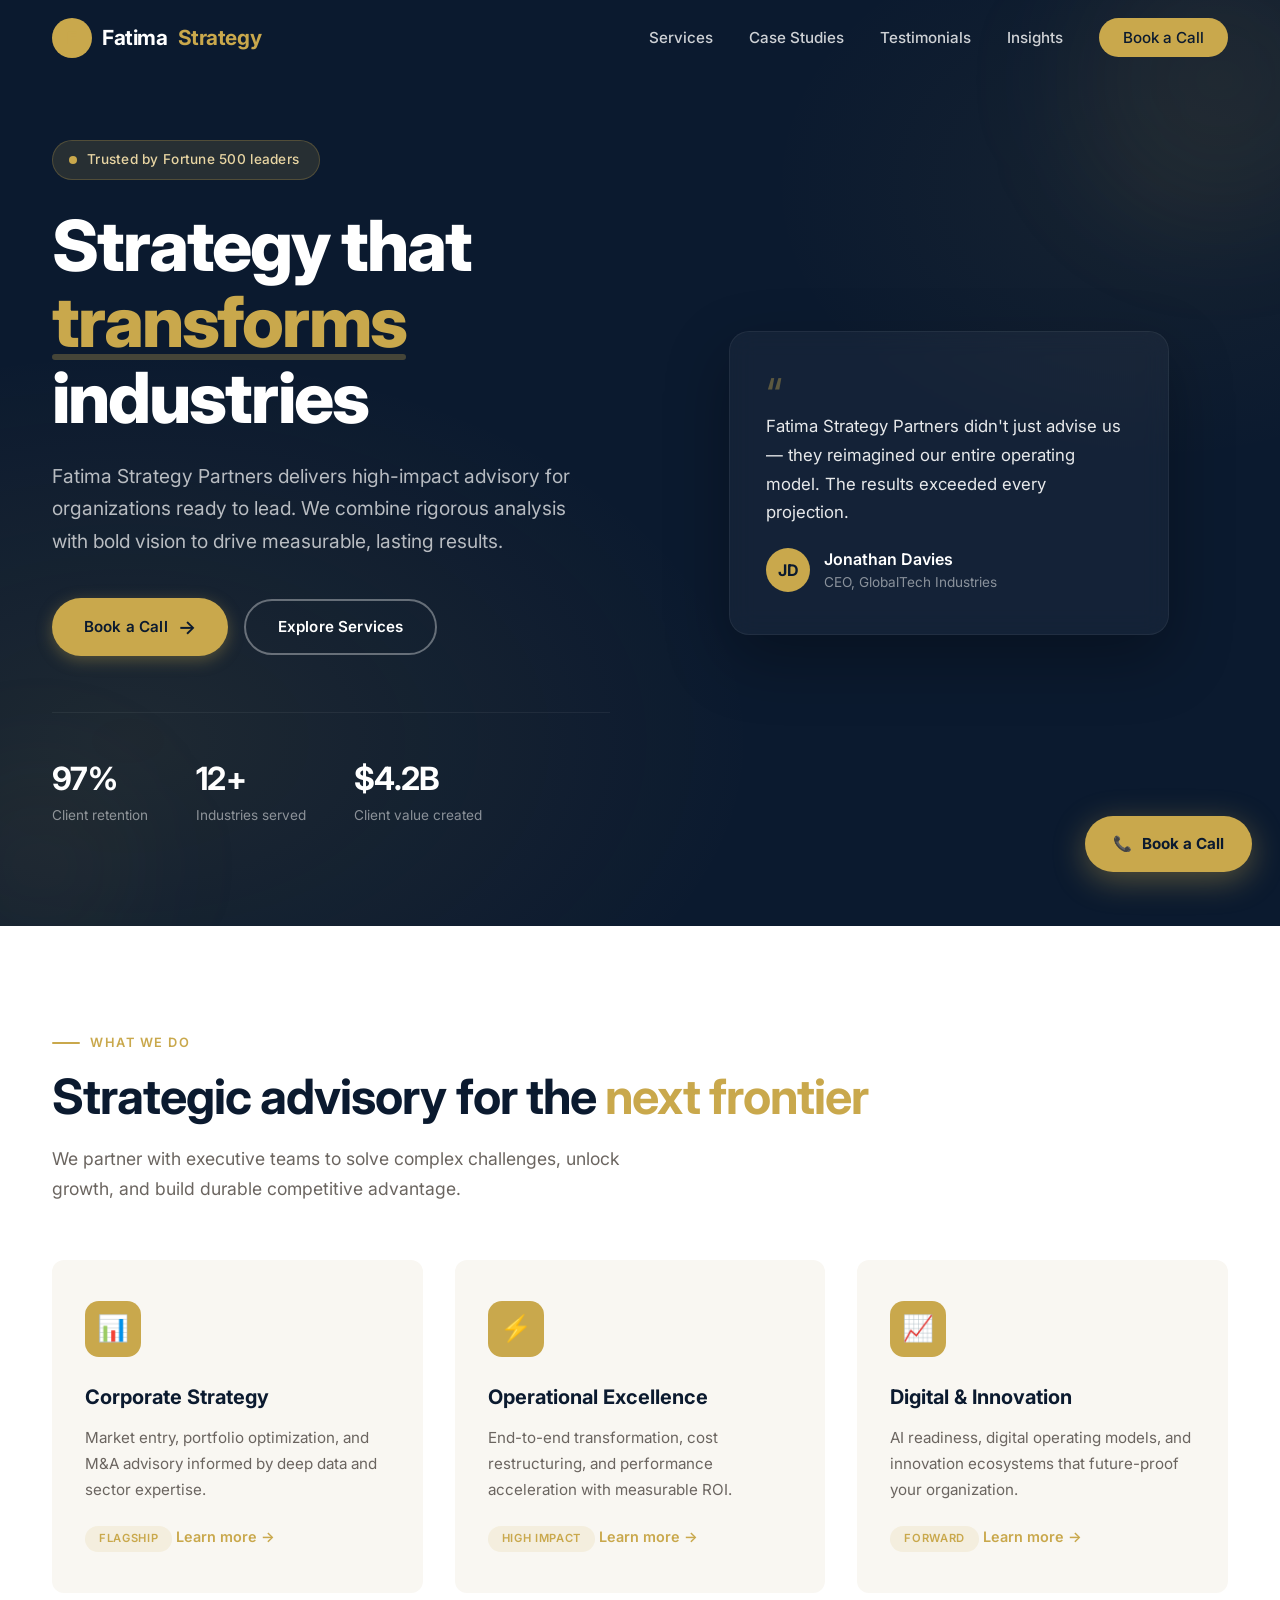
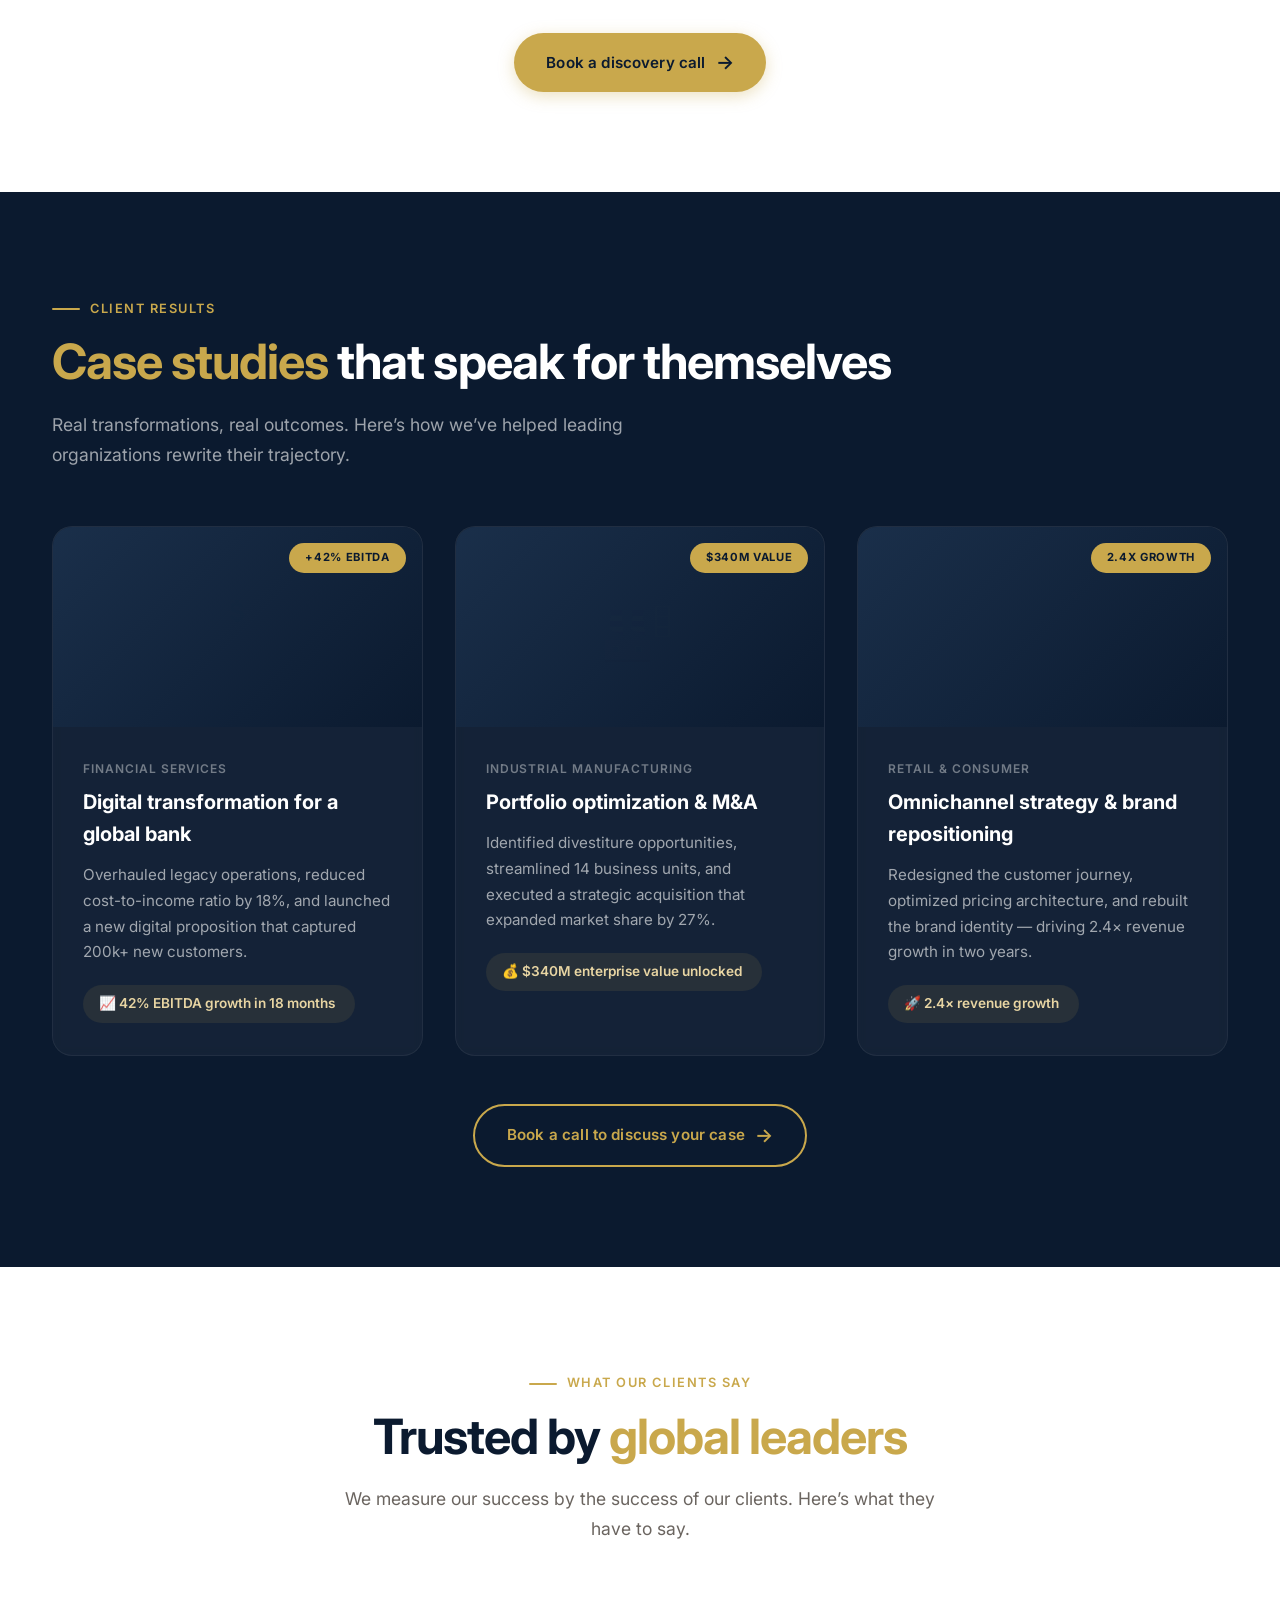
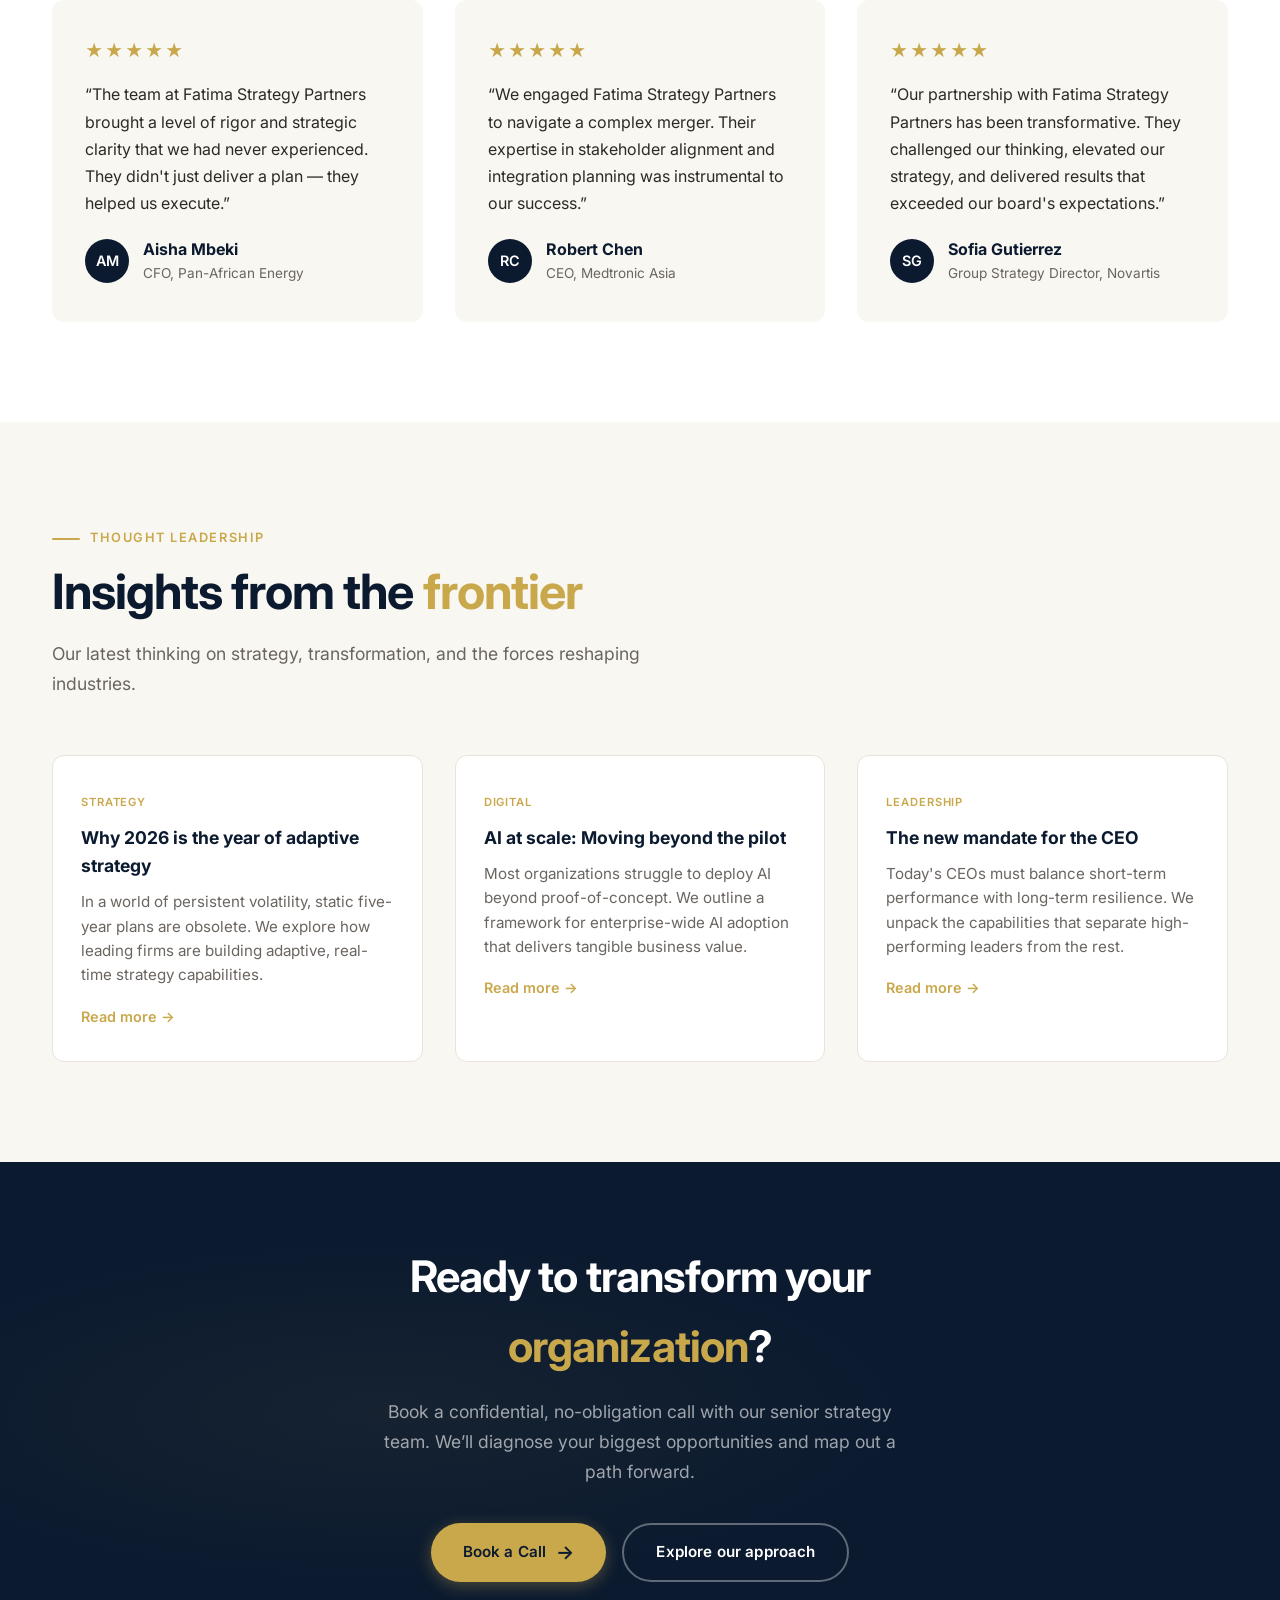
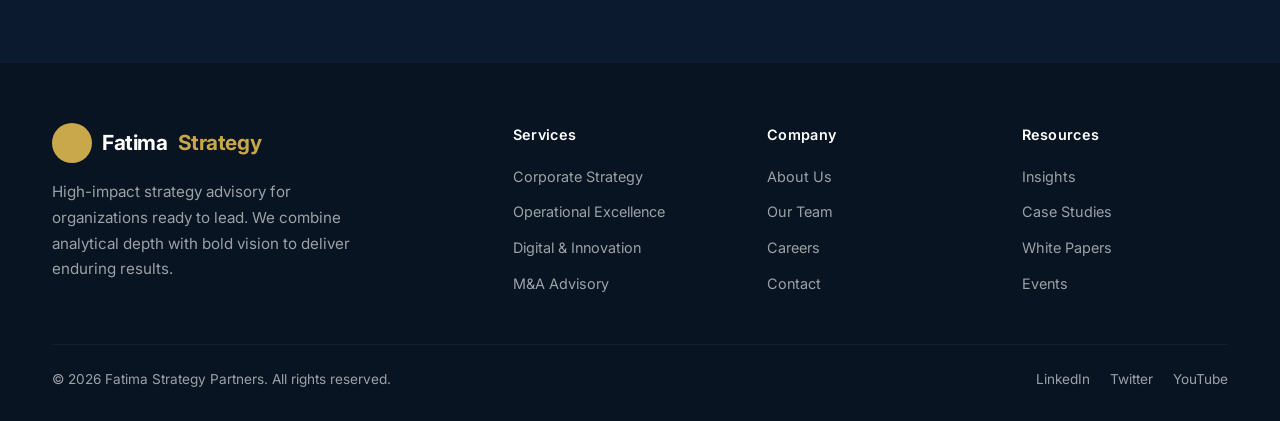
<file: fatima-strategy-partners.html>
<!DOCTYPE html>
<html lang="en">
<head>
    <meta charset="UTF-8" />
    <meta name="viewport" content="width=device-width, initial-scale=1.0" />
    <title>Fatima Strategy Partners — Consulting for Impact</title>
    <link rel="preconnect" href="https://fonts.googleapis.com" />
    <link rel="preconnect" href="https://fonts.gstatic.com" crossorigin />
    <link href="https://fonts.googleapis.com/css2?family=Inter:opsz,wght@14..32,300;14..32,400;14..32,500;14..32,600;14..32,700;14..32,800&display=swap" rel="stylesheet" />
    <style>
        /* ---------- RESET & BASE ---------- */
        *,
        *::before,
        *::after {
            margin: 0;
            padding: 0;
            box-sizing: border-box;
        }

        :root {
            --navy: #0b1a2f;
            --navy-light: #1a2f4a;
            --gold: #c9a84c;
            --gold-light: #e8d5a3;
            --gold-glow: rgba(201, 168, 76, 0.25);
            --cream: #f9f7f2;
            --white: #ffffff;
            --gray-100: #f3f1ec;
            --gray-200: #e8e4db;
            --gray-300: #cdc6b8;
            --gray-600: #6b6560;
            --gray-800: #2d2a26;
            --shadow-sm: 0 4px 20px rgba(11, 26, 47, 0.06);
            --shadow-md: 0 12px 48px rgba(11, 26, 47, 0.10);
            --shadow-lg: 0 24px 72px rgba(11, 26, 47, 0.16);
            --radius: 12px;
            --radius-lg: 20px;
            --transition: 0.3s cubic-bezier(0.25, 0.46, 0.45, 0.94);
        }

        html {
            scroll-behavior: smooth;
            -webkit-font-smoothing: antialiased;
        }

        body {
            font-family: 'Inter', -apple-system, BlinkMacSystemFont, sans-serif;
            background: var(--cream);
            color: var(--gray-800);
            line-height: 1.6;
            overflow-x: hidden;
        }

        a {
            text-decoration: none;
            color: inherit;
        }

        img {
            max-width: 100%;
            display: block;
        }

        .container {
            max-width: 1240px;
            margin: 0 auto;
            padding: 0 32px;
        }

        /* ---------- BUTTONS ---------- */
        .btn {
            display: inline-flex;
            align-items: center;
            gap: 10px;
            padding: 14px 32px;
            border-radius: 60px;
            font-weight: 600;
            font-size: 0.95rem;
            letter-spacing: 0.01em;
            transition: var(--transition);
            cursor: pointer;
            border: none;
            background: transparent;
            color: var(--white);
            position: relative;
            overflow: hidden;
        }

        .btn-primary {
            background: var(--gold);
            color: var(--navy);
            box-shadow: 0 4px 16px rgba(201, 168, 76, 0.35);
        }
        .btn-primary:hover {
            transform: translateY(-2px);
            box-shadow: 0 8px 28px rgba(201, 168, 76, 0.45);
            background: #dbb95a;
        }

        .btn-outline {
            border: 2px solid var(--gold);
            color: var(--gold);
        }
        .btn-outline:hover {
            background: var(--gold);
            color: var(--navy);
            transform: translateY(-2px);
        }

        .btn-outline-light {
            border: 2px solid rgba(255, 255, 255, 0.35);
            color: var(--white);
        }
        .btn-outline-light:hover {
            border-color: var(--gold);
            background: var(--gold);
            color: var(--navy);
            transform: translateY(-2px);
        }

        .btn-gold-light {
            background: var(--gold-light);
            color: var(--navy);
        }
        .btn-gold-light:hover {
            background: var(--gold);
            transform: translateY(-2px);
        }

        .btn-arrow::after {
            content: '→';
            transition: transform 0.3s ease;
            display: inline-block;
            font-size: 1.2rem;
        }
        .btn-arrow:hover::after {
            transform: translateX(6px);
        }

        /* ---------- NAVIGATION ---------- */
        .navbar {
            position: fixed;
            top: 0;
            left: 0;
            width: 100%;
            z-index: 1000;
            padding: 18px 0;
            transition: var(--transition);
            background: transparent;
        }

        .navbar.scrolled {
            background: rgba(11, 26, 47, 0.94);
            backdrop-filter: blur(16px);
            padding: 12px 0;
            box-shadow: 0 4px 30px rgba(0, 0, 0, 0.12);
        }

        .navbar .container {
            display: flex;
            align-items: center;
            justify-content: space-between;
        }

        .logo {
            display: flex;
            align-items: center;
            gap: 10px;
            font-weight: 700;
            font-size: 1.3rem;
            color: var(--white);
            letter-spacing: -0.02em;
        }

        .logo-icon {
            width: 40px;
            height: 40px;
            background: var(--gold);
            border-radius: 50%;
            display: flex;
            align-items: center;
            justify-content: center;
            font-weight: 800;
            font-size: 1.1rem;
            color: var(--navy);
            flex-shrink: 0;
        }

        .logo span {
            color: var(--gold);
        }

        .nav-links {
            display: flex;
            align-items: center;
            gap: 36px;
            list-style: none;
        }

        .nav-links a {
            color: rgba(255, 255, 255, 0.8);
            font-weight: 500;
            font-size: 0.95rem;
            transition: var(--transition);
            position: relative;
        }
        .nav-links a::after {
            content: '';
            position: absolute;
            bottom: -4px;
            left: 0;
            width: 0;
            height: 2px;
            background: var(--gold);
            transition: var(--transition);
        }
        .nav-links a:hover {
            color: var(--white);
        }
        .nav-links a:hover::after {
            width: 100%;
        }

        .nav-cta {
            background: var(--gold);
            color: var(--navy) !important;
            padding: 10px 24px;
            border-radius: 60px;
            font-weight: 600;
        }
        .nav-cta::after {
            display: none !important;
        }
        .nav-cta:hover {
            background: #dbb95a !important;
            color: var(--navy) !important;
        }

        .nav-toggle {
            display: none;
            flex-direction: column;
            gap: 5px;
            cursor: pointer;
            background: none;
            border: none;
            padding: 4px;
        }
        .nav-toggle span {
            display: block;
            width: 28px;
            height: 2.5px;
            background: var(--white);
            border-radius: 4px;
            transition: var(--transition);
        }
        .nav-toggle.active span:nth-child(1) {
            transform: rotate(45deg) translate(5px, 5px);
        }
        .nav-toggle.active span:nth-child(2) {
            opacity: 0;
        }
        .nav-toggle.active span:nth-child(3) {
            transform: rotate(-45deg) translate(5px, -5px);
        }

        /* ---------- HERO ---------- */
        .hero {
            min-height: 100vh;
            display: flex;
            align-items: center;
            background: var(--navy);
            position: relative;
            overflow: hidden;
            padding: 140px 0 100px;
        }

        .hero::before {
            content: '';
            position: absolute;
            inset: 0;
            background:
                radial-gradient(ellipse 70% 60% at 10% 80%, rgba(201, 168, 76, 0.10) 0%, transparent 70%),
                radial-gradient(ellipse 50% 50% at 90% 20%, rgba(201, 168, 76, 0.06) 0%, transparent 60%);
            pointer-events: none;
        }

        .hero-grid {
            display: grid;
            grid-template-columns: 1fr 1fr;
            gap: 60px;
            align-items: center;
            position: relative;
            z-index: 2;
        }

        .hero-badge {
            display: inline-flex;
            align-items: center;
            gap: 10px;
            background: rgba(201, 168, 76, 0.15);
            border: 1px solid rgba(201, 168, 76, 0.25);
            padding: 8px 20px 8px 16px;
            border-radius: 60px;
            color: var(--gold-light);
            font-size: 0.85rem;
            font-weight: 500;
            margin-bottom: 28px;
            letter-spacing: 0.02em;
        }
        .hero-badge .dot {
            width: 8px;
            height: 8px;
            background: var(--gold);
            border-radius: 50%;
            animation: pulse-dot 2s infinite;
        }

        @keyframes pulse-dot {
            0%,
            100% {
                opacity: 1;
                transform: scale(1);
            }
            50% {
                opacity: 0.5;
                transform: scale(0.8);
            }
        }

        .hero h1 {
            font-size: clamp(2.8rem, 5.5vw, 4.8rem);
            font-weight: 800;
            line-height: 1.08;
            color: var(--white);
            letter-spacing: -0.03em;
            margin-bottom: 24px;
        }
        .hero h1 .highlight {
            color: var(--gold);
            position: relative;
        }
        .hero h1 .highlight::after {
            content: '';
            position: absolute;
            bottom: 4px;
            left: 0;
            width: 100%;
            height: 6px;
            background: rgba(201, 168, 76, 0.3);
            border-radius: 4px;
        }

        .hero p {
            font-size: 1.2rem;
            color: rgba(255, 255, 255, 0.7);
            max-width: 520px;
            margin-bottom: 40px;
            line-height: 1.7;
        }

        .hero-actions {
            display: flex;
            flex-wrap: wrap;
            gap: 16px;
            align-items: center;
        }

        .hero-stats {
            display: flex;
            gap: 48px;
            margin-top: 56px;
            padding-top: 40px;
            border-top: 1px solid rgba(255, 255, 255, 0.06);
        }
        .hero-stats .stat {
            display: flex;
            flex-direction: column;
        }
        .hero-stats .stat-number {
            font-size: 2rem;
            font-weight: 700;
            color: var(--white);
            letter-spacing: -0.02em;
        }
        .hero-stats .stat-label {
            font-size: 0.85rem;
            color: rgba(255, 255, 255, 0.5);
            font-weight: 400;
        }

        .hero-visual {
            display: flex;
            justify-content: center;
            align-items: center;
            position: relative;
        }

        .hero-card {
            background: rgba(255, 255, 255, 0.04);
            backdrop-filter: blur(12px);
            border: 1px solid rgba(255, 255, 255, 0.06);
            border-radius: var(--radius-lg);
            padding: 40px 36px;
            width: 100%;
            max-width: 440px;
            box-shadow: 0 24px 64px rgba(0, 0, 0, 0.3);
        }

        .hero-card .quote-mark {
            font-size: 3rem;
            color: var(--gold);
            opacity: 0.4;
            line-height: 1;
            margin-bottom: -8px;
        }

        .hero-card blockquote {
            color: rgba(255, 255, 255, 0.9);
            font-size: 1.05rem;
            font-weight: 400;
            line-height: 1.7;
            margin-bottom: 20px;
        }

        .hero-card .attribution {
            display: flex;
            align-items: center;
            gap: 14px;
        }
        .hero-card .attribution .avatar {
            width: 44px;
            height: 44px;
            border-radius: 50%;
            background: var(--gold);
            display: flex;
            align-items: center;
            justify-content: center;
            font-weight: 700;
            color: var(--navy);
            font-size: 1rem;
        }
        .hero-card .attribution .name {
            color: var(--white);
            font-weight: 600;
        }
        .hero-card .attribution .title {
            color: rgba(255, 255, 255, 0.5);
            font-size: 0.85rem;
        }

        /* floating orbs */
        .orb {
            position: absolute;
            border-radius: 50%;
            filter: blur(60px);
            pointer-events: none;
        }
        .orb-1 {
            width: 280px;
            height: 280px;
            background: rgba(201, 168, 76, 0.08);
            top: -60px;
            right: -80px;
        }
        .orb-2 {
            width: 200px;
            height: 200px;
            background: rgba(201, 168, 76, 0.05);
            bottom: -40px;
            left: -60px;
        }

        /* ---------- SECTION COMMON ---------- */
        section {
            padding: 100px 0;
        }

        .section-label {
            display: inline-flex;
            align-items: center;
            gap: 10px;
            font-size: 0.8rem;
            font-weight: 600;
            text-transform: uppercase;
            letter-spacing: 0.12em;
            color: var(--gold);
            margin-bottom: 16px;
        }
        .section-label::before {
            content: '';
            width: 28px;
            height: 2px;
            background: var(--gold);
            border-radius: 4px;
        }

        .section-title {
            font-size: clamp(2.2rem, 3.8vw, 3.4rem);
            font-weight: 700;
            letter-spacing: -0.02em;
            line-height: 1.12;
            margin-bottom: 20px;
            color: var(--navy);
        }

        .section-title .highlight {
            color: var(--gold);
        }

        .section-subtitle {
            font-size: 1.1rem;
            color: var(--gray-600);
            max-width: 600px;
            line-height: 1.7;
        }

        .section-header {
            margin-bottom: 56px;
        }
        .section-header.centered {
            text-align: center;
        }
        .section-header.centered .section-subtitle {
            margin: 0 auto;
        }

        /* ---------- SERVICES ---------- */
        #services {
            background: var(--white);
        }

        .services-grid {
            display: grid;
            grid-template-columns: repeat(auto-fit, minmax(280px, 1fr));
            gap: 32px;
        }

        .service-card {
            background: var(--cream);
            border-radius: var(--radius);
            padding: 40px 32px;
            transition: var(--transition);
            border: 1px solid transparent;
            position: relative;
        }
        .service-card:hover {
            transform: translateY(-6px);
            border-color: var(--gold);
            box-shadow: var(--shadow-md);
            background: var(--white);
        }

        .service-card .icon {
            width: 56px;
            height: 56px;
            background: var(--gold);
            border-radius: 14px;
            display: flex;
            align-items: center;
            justify-content: center;
            font-size: 1.6rem;
            margin-bottom: 24px;
            color: var(--navy);
        }

        .service-card h3 {
            font-size: 1.25rem;
            font-weight: 700;
            margin-bottom: 12px;
            color: var(--navy);
        }

        .service-card p {
            color: var(--gray-600);
            font-size: 0.95rem;
            line-height: 1.7;
            margin-bottom: 20px;
        }

        .service-card .learn-more {
            font-weight: 600;
            font-size: 0.9rem;
            color: var(--gold);
            display: inline-flex;
            align-items: center;
            gap: 8px;
            transition: var(--transition);
        }
        .service-card .learn-more:hover {
            gap: 14px;
        }

        .service-tag {
            display: inline-block;
            background: rgba(201, 168, 76, 0.12);
            color: var(--gold);
            font-size: 0.7rem;
            font-weight: 600;
            text-transform: uppercase;
            letter-spacing: 0.06em;
            padding: 4px 14px;
            border-radius: 60px;
            margin-top: 4px;
        }

        /* ---------- CASE STUDIES ---------- */
        #case-studies {
            background: var(--navy);
            color: var(--white);
        }

        #case-studies .section-title {
            color: var(--white);
        }
        #case-studies .section-subtitle {
            color: rgba(255, 255, 255, 0.6);
        }

        .case-grid {
            display: grid;
            grid-template-columns: repeat(auto-fit, minmax(340px, 1fr));
            gap: 32px;
        }

        .case-card {
            background: rgba(255, 255, 255, 0.04);
            border-radius: var(--radius-lg);
            overflow: hidden;
            border: 1px solid rgba(255, 255, 255, 0.06);
            transition: var(--transition);
            backdrop-filter: blur(4px);
        }
        .case-card:hover {
            transform: translateY(-6px);
            border-color: rgba(201, 168, 76, 0.3);
            box-shadow: 0 20px 48px rgba(0, 0, 0, 0.25);
        }

        .case-card .case-image {
            height: 200px;
            background: var(--navy-light);
            display: flex;
            align-items: center;
            justify-content: center;
            font-size: 3rem;
            font-weight: 700;
            color: rgba(255, 255, 255, 0.06);
            position: relative;
            overflow: hidden;
        }
        .case-card .case-image .case-badge {
            position: absolute;
            top: 16px;
            right: 16px;
            background: var(--gold);
            color: var(--navy);
            font-size: 0.7rem;
            font-weight: 700;
            text-transform: uppercase;
            letter-spacing: 0.06em;
            padding: 6px 16px;
            border-radius: 60px;
        }

        .case-card .case-body {
            padding: 32px 30px;
        }
        .case-card .case-body .case-industry {
            font-size: 0.75rem;
            text-transform: uppercase;
            letter-spacing: 0.08em;
            color: rgba(255, 255, 255, 0.4);
            font-weight: 600;
            margin-bottom: 8px;
        }
        .case-card .case-body h3 {
            font-size: 1.25rem;
            font-weight: 700;
            margin-bottom: 12px;
            color: var(--white);
        }
        .case-card .case-body p {
            color: rgba(255, 255, 255, 0.6);
            font-size: 0.95rem;
            line-height: 1.7;
            margin-bottom: 20px;
        }
        .case-card .case-body .case-result {
            display: inline-flex;
            align-items: center;
            gap: 10px;
            background: rgba(201, 168, 76, 0.10);
            padding: 8px 20px 8px 16px;
            border-radius: 60px;
            font-size: 0.85rem;
            font-weight: 600;
            color: var(--gold-light);
        }

        /* ---------- TESTIMONIALS ---------- */
        #testimonials {
            background: var(--white);
        }

        .testimonial-grid {
            display: grid;
            grid-template-columns: repeat(auto-fit, minmax(300px, 1fr));
            gap: 32px;
        }

        .testimonial-card {
            background: var(--cream);
            border-radius: var(--radius);
            padding: 36px 32px;
            transition: var(--transition);
            border: 1px solid transparent;
        }
        .testimonial-card:hover {
            border-color: var(--gold);
            box-shadow: var(--shadow-sm);
        }

        .testimonial-card .stars {
            color: var(--gold);
            font-size: 1.1rem;
            letter-spacing: 2px;
            margin-bottom: 16px;
        }
        .testimonial-card blockquote {
            font-size: 1rem;
            line-height: 1.7;
            color: var(--gray-800);
            margin-bottom: 20px;
            font-weight: 400;
        }
        .testimonial-card .client {
            display: flex;
            align-items: center;
            gap: 14px;
        }
        .testimonial-card .client .avatar {
            width: 44px;
            height: 44px;
            border-radius: 50%;
            background: var(--navy);
            color: var(--white);
            display: flex;
            align-items: center;
            justify-content: center;
            font-weight: 600;
            font-size: 0.9rem;
            flex-shrink: 0;
        }
        .testimonial-card .client .info .name {
            font-weight: 700;
            color: var(--navy);
        }
        .testimonial-card .client .info .role {
            font-size: 0.85rem;
            color: var(--gray-600);
        }

        /* ---------- THOUGHT LEADERSHIP ---------- */
        #insights {
            background: var(--cream);
        }

        .insight-grid {
            display: grid;
            grid-template-columns: repeat(auto-fit, minmax(280px, 1fr));
            gap: 32px;
        }

        .insight-card {
            background: var(--white);
            border-radius: var(--radius);
            padding: 32px 28px;
            transition: var(--transition);
            border: 1px solid var(--gray-200);
        }
        .insight-card:hover {
            transform: translateY(-4px);
            border-color: var(--gold);
            box-shadow: var(--shadow-md);
        }

        .insight-card .insight-tag {
            font-size: 0.7rem;
            text-transform: uppercase;
            letter-spacing: 0.08em;
            font-weight: 600;
            color: var(--gold);
            margin-bottom: 12px;
            display: inline-block;
        }
        .insight-card h4 {
            font-size: 1.1rem;
            font-weight: 700;
            margin-bottom: 10px;
            color: var(--navy);
        }
        .insight-card p {
            color: var(--gray-600);
            font-size: 0.95rem;
            line-height: 1.6;
            margin-bottom: 16px;
        }
        .insight-card .read-more {
            font-weight: 600;
            font-size: 0.9rem;
            color: var(--gold);
            display: inline-flex;
            align-items: center;
            gap: 6px;
            transition: var(--transition);
        }
        .insight-card .read-more:hover {
            gap: 12px;
        }

        /* ---------- CTA BANNER ---------- */
        .cta-banner {
            background: var(--navy);
            padding: 80px 0;
            position: relative;
            overflow: hidden;
        }
        .cta-banner::before {
            content: '';
            position: absolute;
            inset: 0;
            background: radial-gradient(ellipse 60% 50% at 30% 50%, rgba(201, 168, 76, 0.06) 0%, transparent 70%);
            pointer-events: none;
        }

        .cta-banner .container {
            position: relative;
            z-index: 2;
            display: flex;
            flex-direction: column;
            align-items: center;
            text-align: center;
        }

        .cta-banner h2 {
            font-size: clamp(2rem, 3.4vw, 3rem);
            font-weight: 700;
            color: var(--white);
            max-width: 700px;
            margin-bottom: 16px;
            letter-spacing: -0.02em;
        }
        .cta-banner h2 span {
            color: var(--gold);
        }
        .cta-banner p {
            color: rgba(255, 255, 255, 0.6);
            font-size: 1.1rem;
            max-width: 540px;
            margin-bottom: 36px;
            line-height: 1.7;
        }
        .cta-banner .cta-actions {
            display: flex;
            flex-wrap: wrap;
            gap: 16px;
            justify-content: center;
        }

        /* ---------- FOOTER ---------- */
        .footer {
            background: #081422;
            color: rgba(255, 255, 255, 0.6);
            padding: 60px 0 30px;
            border-top: 1px solid rgba(255, 255, 255, 0.04);
        }

        .footer-grid {
            display: grid;
            grid-template-columns: 2fr 1fr 1fr 1fr;
            gap: 48px;
            margin-bottom: 48px;
        }

        .footer-brand .logo {
            margin-bottom: 16px;
        }
        .footer-brand p {
            font-size: 0.95rem;
            line-height: 1.7;
            max-width: 320px;
        }

        .footer-col h5 {
            color: var(--white);
            font-weight: 600;
            font-size: 0.9rem;
            margin-bottom: 18px;
            letter-spacing: 0.02em;
        }
        .footer-col ul {
            list-style: none;
            display: flex;
            flex-direction: column;
            gap: 10px;
        }
        .footer-col ul a {
            font-size: 0.9rem;
            transition: var(--transition);
        }
        .footer-col ul a:hover {
            color: var(--gold);
        }

        .footer-bottom {
            border-top: 1px solid rgba(255, 255, 255, 0.05);
            padding-top: 24px;
            display: flex;
            justify-content: space-between;
            flex-wrap: wrap;
            gap: 16px;
            font-size: 0.85rem;
        }
        .footer-bottom .socials {
            display: flex;
            gap: 20px;
        }
        .footer-bottom .socials a {
            transition: var(--transition);
        }
        .footer-bottom .socials a:hover {
            color: var(--gold);
        }

        /* ---------- FLOATING CTA (sticky) ---------- */
        .floating-cta {
            position: fixed;
            bottom: 28px;
            right: 28px;
            z-index: 900;
            background: var(--gold);
            color: var(--navy);
            border: none;
            padding: 16px 28px;
            border-radius: 60px;
            font-weight: 700;
            font-size: 0.95rem;
            box-shadow: 0 8px 32px rgba(201, 168, 76, 0.4);
            display: flex;
            align-items: center;
            gap: 10px;
            cursor: pointer;
            transition: var(--transition);
            animation: float-bounce 3s ease-in-out infinite;
        }
        .floating-cta:hover {
            transform: scale(1.04);
            box-shadow: 0 12px 44px rgba(201, 168, 76, 0.55);
        }

        @keyframes float-bounce {
            0%,
            100% {
                transform: translateY(0);
            }
            50% {
                transform: translateY(-6px);
            }
        }

        /* ---------- RESPONSIVE ---------- */
        @media (max-width: 1024px) {
            .hero-grid {
                grid-template-columns: 1fr;
                gap: 40px;
                text-align: center;
            }
            .hero p {
                max-width: 100%;
                margin-left: auto;
                margin-right: auto;
            }
            .hero-actions {
                justify-content: center;
            }
            .hero-stats {
                justify-content: center;
            }
            .hero-card {
                max-width: 100%;
            }
            .hero-visual {
                order: -1;
            }
            .footer-grid {
                grid-template-columns: 1fr 1fr;
            }
        }

        @media (max-width: 768px) {
            .container {
                padding: 0 20px;
            }
            section {
                padding: 70px 0;
            }

            .nav-links {
                position: fixed;
                top: 0;
                right: -100%;
                width: 280px;
                height: 100vh;
                background: var(--navy);
                flex-direction: column;
                padding: 80px 32px 40px;
                gap: 24px;
                transition: var(--transition);
                box-shadow: var(--shadow-lg);
                align-items: flex-start;
            }
            .nav-links.open {
                right: 0;
            }
            .nav-links a {
                font-size: 1.1rem;
            }
            .nav-toggle {
                display: flex;
                z-index: 1001;
            }
            .nav-cta {
                margin-top: 8px;
            }

            .hero {
                padding: 120px 0 60px;
            }
            .hero h1 {
                font-size: 2.4rem;
            }
            .hero-stats {
                gap: 28px;
                flex-wrap: wrap;
            }
            .hero-stats .stat-number {
                font-size: 1.6rem;
            }

            .services-grid,
            .case-grid,
            .testimonial-grid,
            .insight-grid {
                grid-template-columns: 1fr;
            }

            .footer-grid {
                grid-template-columns: 1fr;
                gap: 32px;
            }
            .footer-bottom {
                flex-direction: column;
                align-items: center;
                text-align: center;
            }

            .floating-cta {
                bottom: 16px;
                right: 16px;
                padding: 14px 20px;
                font-size: 0.85rem;
            }
            .floating-cta span {
                display: none;
            }
        }

        @media (max-width: 480px) {
            .hero h1 {
                font-size: 2rem;
            }
            .hero-card blockquote {
                font-size: 0.95rem;
            }
            .section-title {
                font-size: 1.8rem;
            }
            .btn {
                padding: 12px 24px;
                font-size: 0.85rem;
            }
        }

        /* ---------- UTILITY ---------- */
        .text-gold {
            color: var(--gold);
        }
        .mt-8 {
            margin-top: 8px;
        }
        .mb-8 {
            margin-bottom: 8px;
        }
    </style>
</head>

<body>

    <!-- ========== NAVBAR ========== -->
    <header class="navbar" id="navbar" role="navigation">
        <div class="container">
            <a href="#" class="logo" aria-label="Fatima Strategy Partners home">
                <span class="logo-icon">F</span>
                Fatima<span>Strategy</span>
            </a>

            <ul class="nav-links" id="navLinks">
                <li><a href="#services">Services</a></li>
                <li><a href="#case-studies">Case Studies</a></li>
                <li><a href="#testimonials">Testimonials</a></li>
                <li><a href="#insights">Insights</a></li>
                <li><a href="#cta" class="nav-cta">Book a Call</a></li>
            </ul>

            <button class="nav-toggle" id="navToggle" aria-label="Toggle menu">
                <span></span>
                <span></span>
                <span></span>
            </button>
        </div>
    </header>

    <!-- ========== HERO ========== -->
    <section class="hero" id="home">
        <div class="orb orb-1"></div>
        <div class="orb orb-2"></div>

        <div class="container">
            <div class="hero-grid">
                <div class="hero-content">
                    <div class="hero-badge">
                        <span class="dot"></span>
                        Trusted by Fortune 500 leaders
                    </div>

                    <h1>
                        Strategy that <br />
                        <span class="highlight">transforms</span> industries
                    </h1>

                    <p>
                        Fatima Strategy Partners delivers high-impact advisory for
                        organizations ready to lead. We combine rigorous analysis with
                        bold vision to drive measurable, lasting results.
                    </p>

                    <div class="hero-actions">
                        <a href="#cta" class="btn btn-primary btn-arrow">Book a Call</a>
                        <a href="#services" class="btn btn-outline-light">Explore Services</a>
                    </div>

                    <div class="hero-stats">
                        <div class="stat">
                            <span class="stat-number">97%</span>
                            <span class="stat-label">Client retention</span>
                        </div>
                        <div class="stat">
                            <span class="stat-number">12+</span>
                            <span class="stat-label">Industries served</span>
                        </div>
                        <div class="stat">
                            <span class="stat-number">$4.2B</span>
                            <span class="stat-label">Client value created</span>
                        </div>
                    </div>
                </div>

                <div class="hero-visual">
                    <div class="hero-card">
                        <div class="quote-mark">“</div>
                        <blockquote>
                            Fatima Strategy Partners didn't just advise us — they
                            reimagined our entire operating model. The results exceeded
                            every projection.
                        </blockquote>
                        <div class="attribution">
                            <div class="avatar">JD</div>
                            <div>
                                <div class="name">Jonathan Davies</div>
                                <div class="title">CEO, GlobalTech Industries</div>
                            </div>
                        </div>
                    </div>
                </div>
            </div>
        </div>
    </section>

    <!-- ========== SERVICES ========== -->
    <section id="services">
        <div class="container">
            <div class="section-header">
                <span class="section-label">What we do</span>
                <h2 class="section-title">
                    Strategic advisory for the <span class="highlight">next frontier</span>
                </h2>
                <p class="section-subtitle">
                    We partner with executive teams to solve complex challenges,
                    unlock growth, and build durable competitive advantage.
                </p>
            </div>

            <div class="services-grid">
                <div class="service-card">
                    <div class="icon">📊</div>
                    <h3>Corporate Strategy</h3>
                    <p>
                        Market entry, portfolio optimization, and M&A advisory
                        informed by deep data and sector expertise.
                    </p>
                    <span class="service-tag">Flagship</span>
                    <a href="#" class="learn-more">Learn more →</a>
                </div>

                <div class="service-card">
                    <div class="icon">⚡</div>
                    <h3>Operational Excellence</h3>
                    <p>
                        End-to-end transformation, cost restructuring, and
                        performance acceleration with measurable ROI.
                    </p>
                    <span class="service-tag">High impact</span>
                    <a href="#" class="learn-more">Learn more →</a>
                </div>

                <div class="service-card">
                    <div class="icon">📈</div>
                    <h3>Digital &amp; Innovation</h3>
                    <p>
                        AI readiness, digital operating models, and innovation
                        ecosystems that future-proof your organization.
                    </p>
                    <span class="service-tag">Forward</span>
                    <a href="#" class="learn-more">Learn more →</a>
                </div>
            </div>

            <div style="margin-top: 40px; text-align: center;">
                <a href="#cta" class="btn btn-primary btn-arrow">Book a discovery call</a>
            </div>
        </div>
    </section>

    <!-- ========== CASE STUDIES ========== -->
    <section id="case-studies">
        <div class="container">
            <div class="section-header">
                <span class="section-label">Client results</span>
                <h2 class="section-title">
                    <span class="highlight">Case studies</span> that speak for themselves
                </h2>
                <p class="section-subtitle">
                    Real transformations, real outcomes. Here’s how we’ve helped
                    leading organizations rewrite their trajectory.
                </p>
            </div>

            <div class="case-grid">
                <div class="case-card">
                    <div class="case-image" style="background: linear-gradient(135deg, #1a2f4a, #0b1a2f);">
                        <span style="font-size: 4rem; opacity: 0.08;">🏦</span>
                        <span class="case-badge">+42% EBITDA</span>
                    </div>
                    <div class="case-body">
                        <div class="case-industry">Financial Services</div>
                        <h3>Digital transformation for a global bank</h3>
                        <p>
                            Overhauled legacy operations, reduced cost-to-income
                            ratio by 18%, and launched a new digital proposition
                            that captured 200k+ new customers.
                        </p>
                        <div class="case-result">📈 42% EBITDA growth in 18 months</div>
                    </div>
                </div>

                <div class="case-card">
                    <div class="case-image" style="background: linear-gradient(135deg, #1a2f4a, #0b1a2f);">
                        <span style="font-size: 4rem; opacity: 0.08;">🏭</span>
                        <span class="case-badge">$340M value</span>
                    </div>
                    <div class="case-body">
                        <div class="case-industry">Industrial Manufacturing</div>
                        <h3>Portfolio optimization &amp; M&A</h3>
                        <p>
                            Identified divestiture opportunities, streamlined
                            14 business units, and executed a strategic acquisition
                            that expanded market share by 27%.
                        </p>
                        <div class="case-result">💰 $340M enterprise value unlocked</div>
                    </div>
                </div>

                <div class="case-card">
                    <div class="case-image" style="background: linear-gradient(135deg, #1a2f4a, #0b1a2f);">
                        <span style="font-size: 4rem; opacity: 0.08;">🛒</span>
                        <span class="case-badge">2.4x growth</span>
                    </div>
                    <div class="case-body">
                        <div class="case-industry">Retail &amp; Consumer</div>
                        <h3>Omnichannel strategy &amp; brand repositioning</h3>
                        <p>
                            Redesigned the customer journey, optimized pricing
                            architecture, and rebuilt the brand identity — driving
                            2.4× revenue growth in two years.
                        </p>
                        <div class="case-result">🚀 2.4× revenue growth</div>
                    </div>
                </div>
            </div>

            <div style="margin-top: 48px; text-align: center;">
                <a href="#cta" class="btn btn-outline btn-arrow">Book a call to discuss your case</a>
            </div>
        </div>
    </section>

    <!-- ========== TESTIMONIALS ========== -->
    <section id="testimonials">
        <div class="container">
            <div class="section-header centered">
                <span class="section-label">What our clients say</span>
                <h2 class="section-title">
                    Trusted by <span class="highlight">global leaders</span>
                </h2>
                <p class="section-subtitle">
                    We measure our success by the success of our clients.
                    Here’s what they have to say.
                </p>
            </div>

            <div class="testimonial-grid">
                <div class="testimonial-card">
                    <div class="stars">★★★★★</div>
                    <blockquote>
                        “The team at Fatima Strategy Partners brought a level of
                        rigor and strategic clarity that we had never experienced.
                        They didn't just deliver a plan — they helped us execute.”
                    </blockquote>
                    <div class="client">
                        <div class="avatar">AM</div>
                        <div class="info">
                            <div class="name">Aisha Mbeki</div>
                            <div class="role">CFO, Pan-African Energy</div>
                        </div>
                    </div>
                </div>

                <div class="testimonial-card">
                    <div class="stars">★★★★★</div>
                    <blockquote>
                        “We engaged Fatima Strategy Partners to navigate a
                        complex merger. Their expertise in stakeholder alignment
                        and integration planning was instrumental to our success.”
                    </blockquote>
                    <div class="client">
                        <div class="avatar">RC</div>
                        <div class="info">
                            <div class="name">Robert Chen</div>
                            <div class="role">CEO, Medtronic Asia</div>
                        </div>
                    </div>
                </div>

                <div class="testimonial-card">
                    <div class="stars">★★★★★</div>
                    <blockquote>
                        “Our partnership with Fatima Strategy Partners has been
                        transformative. They challenged our thinking, elevated our
                        strategy, and delivered results that exceeded our board's
                        expectations.”
                    </blockquote>
                    <div class="client">
                        <div class="avatar">SG</div>
                        <div class="info">
                            <div class="name">Sofia Gutierrez</div>
                            <div class="role">Group Strategy Director, Novartis</div>
                        </div>
                    </div>
                </div>
            </div>
        </div>
    </section>

    <!-- ========== THOUGHT LEADERSHIP ========== -->
    <section id="insights">
        <div class="container">
            <div class="section-header">
                <span class="section-label">Thought leadership</span>
                <h2 class="section-title">
                    Insights from the <span class="highlight">frontier</span>
                </h2>
                <p class="section-subtitle">
                    Our latest thinking on strategy, transformation, and the
                    forces reshaping industries.
                </p>
            </div>

            <div class="insight-grid">
                <div class="insight-card">
                    <span class="insight-tag">Strategy</span>
                    <h4>Why 2026 is the year of adaptive strategy</h4>
                    <p>
                        In a world of persistent volatility, static five-year plans
                        are obsolete. We explore how leading firms are building
                        adaptive, real-time strategy capabilities.
                    </p>
                    <a href="#" class="read-more">Read more →</a>
                </div>

                <div class="insight-card">
                    <span class="insight-tag">Digital</span>
                    <h4>AI at scale: Moving beyond the pilot</h4>
                    <p>
                        Most organizations struggle to deploy AI beyond proof-of-concept.
                        We outline a framework for enterprise-wide AI adoption that
                        delivers tangible business value.
                    </p>
                    <a href="#" class="read-more">Read more →</a>
                </div>

                <div class="insight-card">
                    <span class="insight-tag">Leadership</span>
                    <h4>The new mandate for the CEO</h4>
                    <p>
                        Today's CEOs must balance short-term performance with
                        long-term resilience. We unpack the capabilities that
                        separate high-performing leaders from the rest.
                    </p>
                    <a href="#" class="read-more">Read more →</a>
                </div>
            </div>
        </div>
    </section>

    <!-- ========== CTA BANNER ========== -->
    <section class="cta-banner" id="cta">
        <div class="container">
            <h2>
                Ready to transform your <span>organization</span>?
            </h2>
            <p>
                Book a confidential, no-obligation call with our senior
                strategy team. We’ll diagnose your biggest opportunities and
                map out a path forward.
            </p>
            <div class="cta-actions">
                <a href="#" class="btn btn-primary btn-arrow">Book a Call</a>
                <a href="#" class="btn btn-outline-light">Explore our approach</a>
            </div>
        </div>
    </section>

    <!-- ========== FOOTER ========== -->
    <footer class="footer">
        <div class="container">
            <div class="footer-grid">
                <div class="footer-brand">
                    <a href="#" class="logo">
                        <span class="logo-icon">F</span>
                        Fatima<span>Strategy</span>
                    </a>
                    <p>
                        High-impact strategy advisory for organizations ready to
                        lead. We combine analytical depth with bold vision to
                        deliver enduring results.
                    </p>
                </div>

                <div class="footer-col">
                    <h5>Services</h5>
                    <ul>
                        <li><a href="#">Corporate Strategy</a></li>
                        <li><a href="#">Operational Excellence</a></li>
                        <li><a href="#">Digital &amp; Innovation</a></li>
                        <li><a href="#">M&amp;A Advisory</a></li>
                    </ul>
                </div>

                <div class="footer-col">
                    <h5>Company</h5>
                    <ul>
                        <li><a href="#">About Us</a></li>
                        <li><a href="#">Our Team</a></li>
                        <li><a href="#">Careers</a></li>
                        <li><a href="#">Contact</a></li>
                    </ul>
                </div>

                <div class="footer-col">
                    <h5>Resources</h5>
                    <ul>
                        <li><a href="#">Insights</a></li>
                        <li><a href="#">Case Studies</a></li>
                        <li><a href="#">White Papers</a></li>
                        <li><a href="#">Events</a></li>
                    </ul>
                </div>
            </div>

            <div class="footer-bottom">
                <span>&copy; 2026 Fatima Strategy Partners. All rights reserved.</span>
                <div class="socials">
                    <a href="#" aria-label="LinkedIn">LinkedIn</a>
                    <a href="#" aria-label="Twitter">Twitter</a>
                    <a href="#" aria-label="YouTube">YouTube</a>
                </div>
            </div>
        </div>
    </footer>

    <!-- ========== FLOATING CTA ========== -->
    <a href="#cta" class="floating-cta" aria-label="Book a call">
        📞 <span>Book a Call</span>
    </a>

    <!-- ========== JAVASCRIPT ========== -->
    <script>
        (function() {
            'use strict';

            // ---- Navbar scroll ----
            const navbar = document.getElementById('navbar');
            let lastScroll = 0;

            window.addEventListener('scroll', function() {
                const currentScroll = window.pageYOffset || document.documentElement.scrollTop;
                if (currentScroll > 40) {
                    navbar.classList.add('scrolled');
                } else {
                    navbar.classList.remove('scrolled');
                }
                lastScroll = currentScroll;
            });

            // ---- Mobile nav toggle ----
            const navToggle = document.getElementById('navToggle');
            const navLinks = document.getElementById('navLinks');

            navToggle.addEventListener('click', function() {
                this.classList.toggle('active');
                navLinks.classList.toggle('open');
            });

            // Close nav on link click (mobile)
            document.querySelectorAll('.nav-links a').forEach(function(link) {
                link.addEventListener('click', function() {
                    navToggle.classList.remove('active');
                    navLinks.classList.remove('open');
                });
            });

            // ---- Smooth scroll for all anchor links ----
            document.querySelectorAll('a[href^="#"]').forEach(function(anchor) {
                anchor.addEventListener('click', function(e) {
                    const targetId = this.getAttribute('href');
                    if (targetId === '#') return;
                    const target = document.querySelector(targetId);
                    if (target) {
                        e.preventDefault();
                        const navHeight = navbar.offsetHeight;
                        const targetPosition = target.getBoundingClientRect().top + window.pageYOffset -
                        navHeight - 12;
                        window.scrollTo({
                            top: targetPosition,
                            behavior: 'smooth'
                        });
                    }
                });
            });

            // ---- Intersection Observer for fade-up (optional enhancement) ----
            const cards = document.querySelectorAll('.service-card, .case-card, .testimonial-card, .insight-card');

            if ('IntersectionObserver' in window) {
                const observer = new IntersectionObserver(function(entries) {
                    entries.forEach(function(entry) {
                        if (entry.isIntersecting) {
                            entry.target.style.opacity = '1';
                            entry.target.style.transform = 'translateY(0)';
                        }
                    });
                }, {
                    threshold: 0.08,
                    rootMargin: '0px 0px -40px 0px'
                });

                cards.forEach(function(card) {
                    card.style.opacity = '0';
                    card.style.transform = 'translateY(24px)';
                    card.style.transition = 'opacity 0.6s ease, transform 0.6s ease';
                    observer.observe(card);
                });

                // also observe hero stats
                document.querySelectorAll('.hero-stats .stat').forEach(function(stat) {
                    stat.style.opacity = '0';
                    stat.style.transform = 'translateY(16px)';
                    stat.style.transition = 'opacity 0.6s ease 0.2s, transform 0.6s ease 0.2s';
                    observer.observe(stat);
                });
            } else {
                // fallback: show all
                cards.forEach(function(card) {
                    card.style.opacity = '1';
                    card.style.transform = 'translateY(0)';
                });
                document.querySelectorAll('.hero-stats .stat').forEach(function(stat) {
                    stat.style.opacity = '1';
                    stat.style.transform = 'translateY(0)';
                });
            }

        })();
    </script>

</body>
</html>
</file>
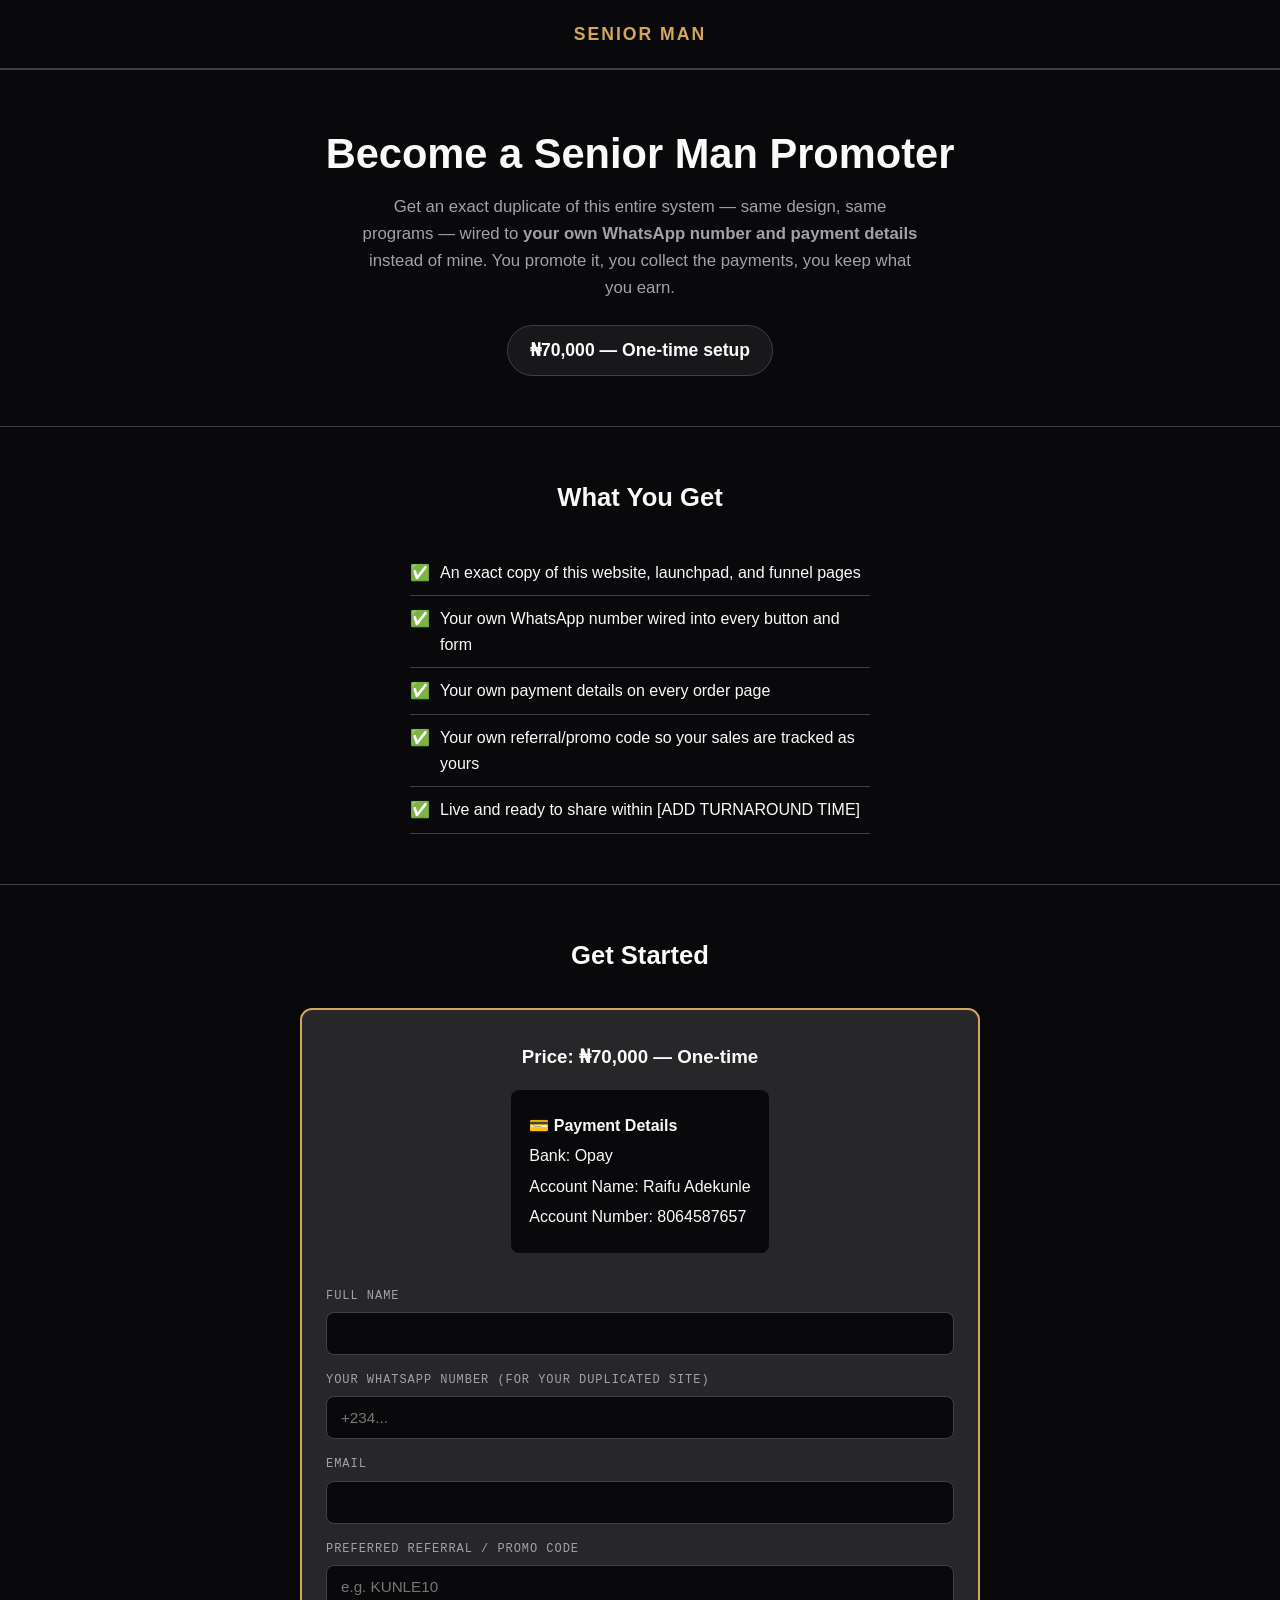
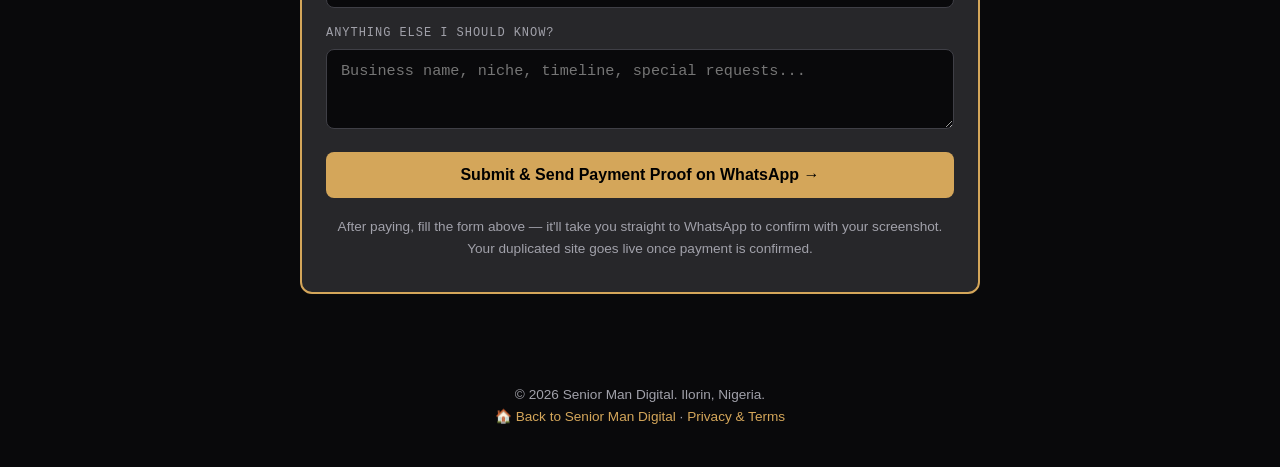
<file: promoter.html>
<!DOCTYPE html>
<html lang="en">
<head>
<meta charset="UTF-8">
<meta name="viewport" content="width=device-width, initial-scale=1.0">
<title>Become a Senior Man Promoter | Senior Man Digital</title>
<meta name="description" content="Get an exact duplicate of this entire system, wired to your own number and payment details, so you can promote and keep what you earn.">
<link rel="icon" type="image/png" href="assets/favicon.png">
<style>
  :root {
    --bg: #09090b; --surface: #18181b; --surface-2: #27272a; --border: #3f3f46;
    --text: #fafafa; --text-muted: #a1a1aa; --accent: #D4A65A; --accent-hover: #E8C994;
  }
  * { box-sizing: border-box; margin: 0; padding: 0; }
  body { font-family: -apple-system, BlinkMacSystemFont, "Segoe UI", Roboto, sans-serif; background: var(--bg); color: var(--text); line-height: 1.6; }
  .container { max-width: 720px; margin: 0 auto; padding: 0 20px; }
  .site-header { border-bottom: 1px solid var(--border); padding: 20px 0; text-align: center; }
  .brand { font-size: 1.1rem; font-weight: 800; letter-spacing: 2px; color: var(--accent); text-decoration: none; }
  .hero { padding: 60px 0 40px; text-align: center; }
  .hero h1 { font-size: clamp(1.8rem, 5vw, 2.6rem); font-weight: 800; line-height: 1.15; margin-bottom: 16px; }
  .hero p { font-size: 1.05rem; color: var(--text-muted); max-width: 560px; margin: 0 auto 24px; }
  .price-tag { display: inline-block; background: var(--surface); border: 1px solid var(--border); padding: 10px 22px; border-radius: 50px; font-weight: 700; margin-bottom: 10px; font-size: 1.1rem; }
  section { padding: 50px 0; border-top: 1px solid var(--border); }
  .section-title { text-align: center; margin-bottom: 32px; }
  .section-title h2 { font-size: 1.6rem; font-weight: 800; }
  .check-list { list-style: none; max-width: 460px; margin: 0 auto; }
  .check-list li { padding: 10px 0; border-bottom: 1px solid var(--border); display: flex; gap: 10px; }
  .check-list li::before { content: "✅"; }
  .payment-box { background: var(--surface-2); border: 2px solid var(--accent); border-radius: 12px; padding: 32px 24px; text-align: center; }
  .payment-details { background: var(--bg); padding: 18px; border-radius: 8px; margin: 18px 0; text-align: left; display: inline-block; }
  .payment-details p { margin: 5px 0; }
  .field-label { font-family: monospace; font-size: 0.75rem; letter-spacing: 0.08em; text-transform: uppercase; color: var(--text-muted); display: block; margin: 16px 0 6px; text-align: left; }
  .field-input { width: 100%; background: var(--bg); border: 1px solid var(--border); border-radius: 8px; padding: 12px 14px; color: var(--text); font-size: 0.95rem; }
  .btn { padding: 14px 28px; border-radius: 8px; font-weight: 700; text-decoration: none; font-size: 1rem; display: inline-block; border: none; cursor: pointer; width: 100%; margin-top: 16px; }
  .btn-primary { background: var(--accent); color: #000; }
  .btn-primary:hover { background: var(--accent-hover); }
  footer { text-align: center; padding: 40px 0; color: var(--text-muted); font-size: 0.85rem; }
  footer a { color: var(--accent); text-decoration: none; }
</style>
</head>
<body>

<header class="site-header">
  <div class="container">
    <a href="index.html" class="brand">SENIOR MAN</a>
  </div>
</header>

<section class="hero">
  <div class="container">
    <h1>Become a Senior Man Promoter</h1>
    <p>Get an exact duplicate of this entire system — same design, same programs — wired to <strong>your own WhatsApp number and payment details</strong> instead of mine. You promote it, you collect the payments, you keep what you earn.</p>
    <div class="price-tag">₦70,000 — One-time setup</div>
  </div>
</section>

<section>
  <div class="container">
    <div class="section-title"><h2>What You Get</h2></div>
    <ul class="check-list">
      <li>An exact copy of this website, launchpad, and funnel pages</li>
      <li>Your own WhatsApp number wired into every button and form</li>
      <li>Your own payment details on every order page</li>
      <li>Your own referral/promo code so your sales are tracked as yours</li>
      <li>Live and ready to share within [ADD TURNAROUND TIME]</li>
    </ul>
  </div>
</section>

<section id="join">
  <div class="container">
    <div class="section-title"><h2>Get Started</h2></div>
    <div class="payment-box">
      <h3>Price: ₦70,000 — One-time</h3>
      <div class="payment-details">
        <p><strong>💳 Payment Details</strong></p>
        <p>Bank: Opay</p>
        <p>Account Name: Raifu Adekunle</p>
        <p>Account Number: 8064587657</p>
      </div>

      <form action="https://api.web3forms.com/submit" method="POST" style="text-align:left; margin-top:10px;">
        <!-- TODO: same Web3Forms access key as duplicate-system.html -->
        <input type="hidden" name="access_key" value="7ffce80b-039e-44d6-9725-a1fe7fff65c4">
        <input type="hidden" name="subject" value="New Promoter signup + payment">
        <input type="hidden" name="redirect" value="https://wa.me/2347037261934?text=Hi%20Senior%20Man%2C%20I%20just%20paid%20to%20become%20a%20Promoter.%20Here%27s%20my%20payment%20screenshot%20and%20details.">

        <label class="field-label" for="name">Full Name</label>
        <input id="name" name="name" class="field-input" type="text" required>

        <label class="field-label" for="phone">Your WhatsApp Number (for your duplicated site)</label>
        <input id="phone" name="phone" class="field-input" type="tel" placeholder="+234..." required>

        <label class="field-label" for="email">Email</label>
        <input id="email" name="email" class="field-input" type="email" required>

        <label class="field-label" for="code">Preferred Referral / Promo Code</label>
        <input id="code" name="code" class="field-input" type="text" placeholder="e.g. KUNLE10">

        <label class="field-label" for="notes">Anything else I should know?</label>
        <textarea id="notes" name="notes" class="field-input" rows="3" placeholder="Business name, niche, timeline, special requests..."></textarea>

        <button type="submit" class="btn btn-primary">Submit & Send Payment Proof on WhatsApp →</button>
      </form>

      <p style="color:var(--text-muted); font-size:0.85rem; margin-top:18px;">After paying, fill the form above — it'll take you straight to WhatsApp to confirm with your screenshot. Your duplicated site goes live once payment is confirmed.</p>
    </div>
  </div>
</section>

<footer>
  <div class="container">
    <p>© 2026 Senior Man Digital. Ilorin, Nigeria.</p>
    <p><a href="index.html">🏠 Back to Senior Man Digital</a> · <a href="legal.html">Privacy & Terms</a></p>
  </div>
</footer>

</body>
</html>
</file>
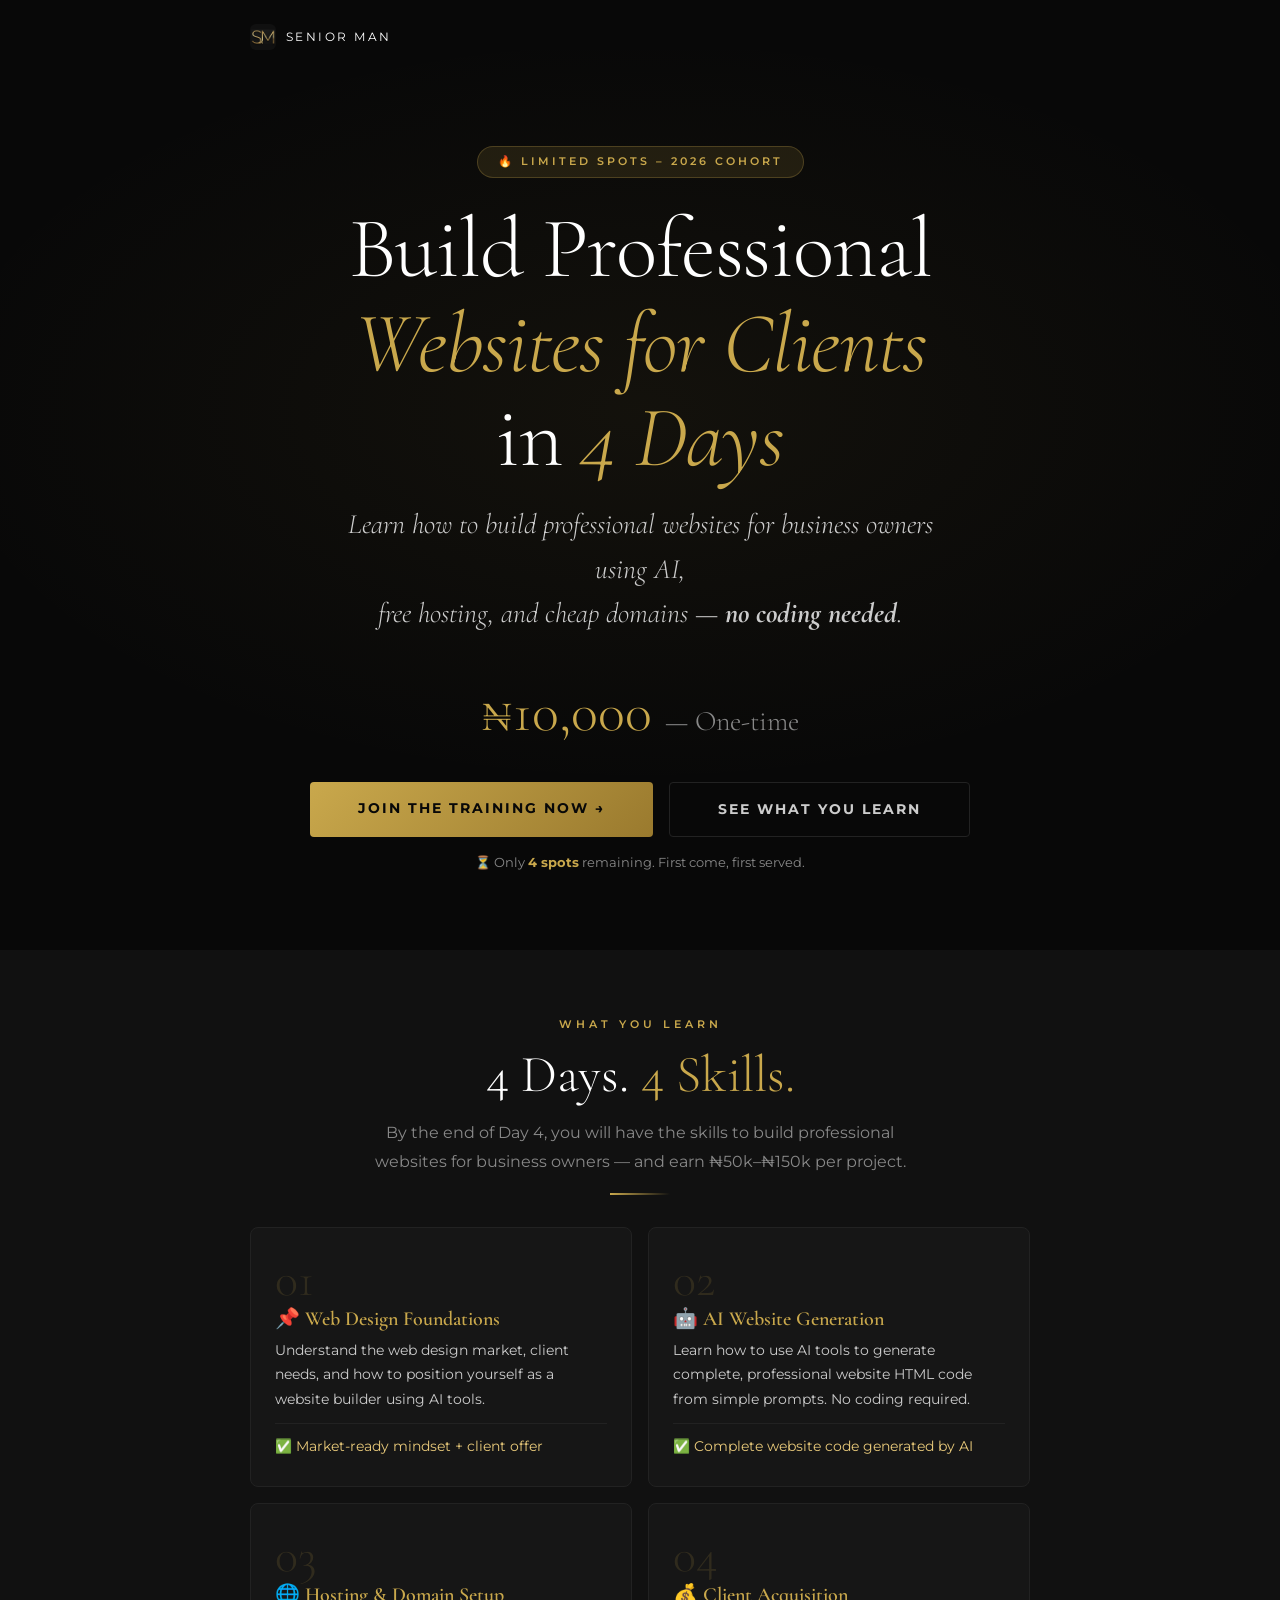
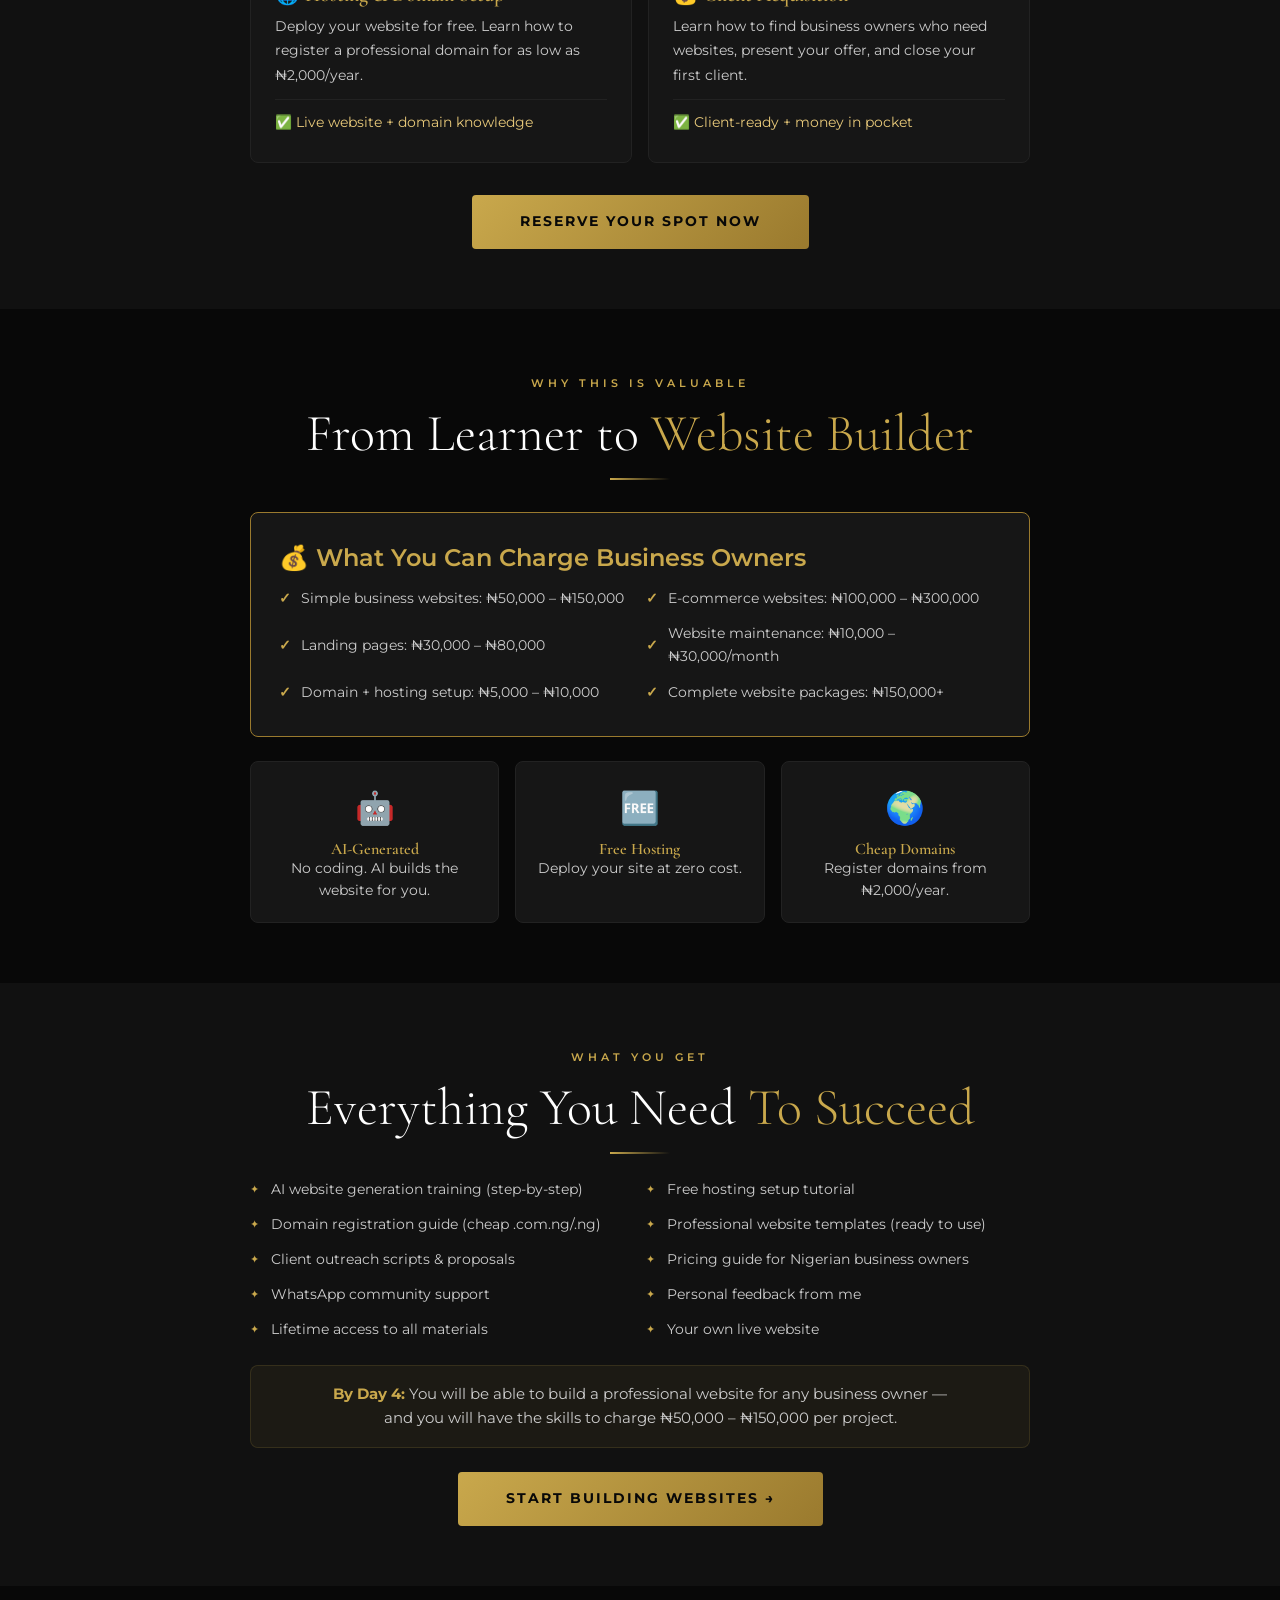
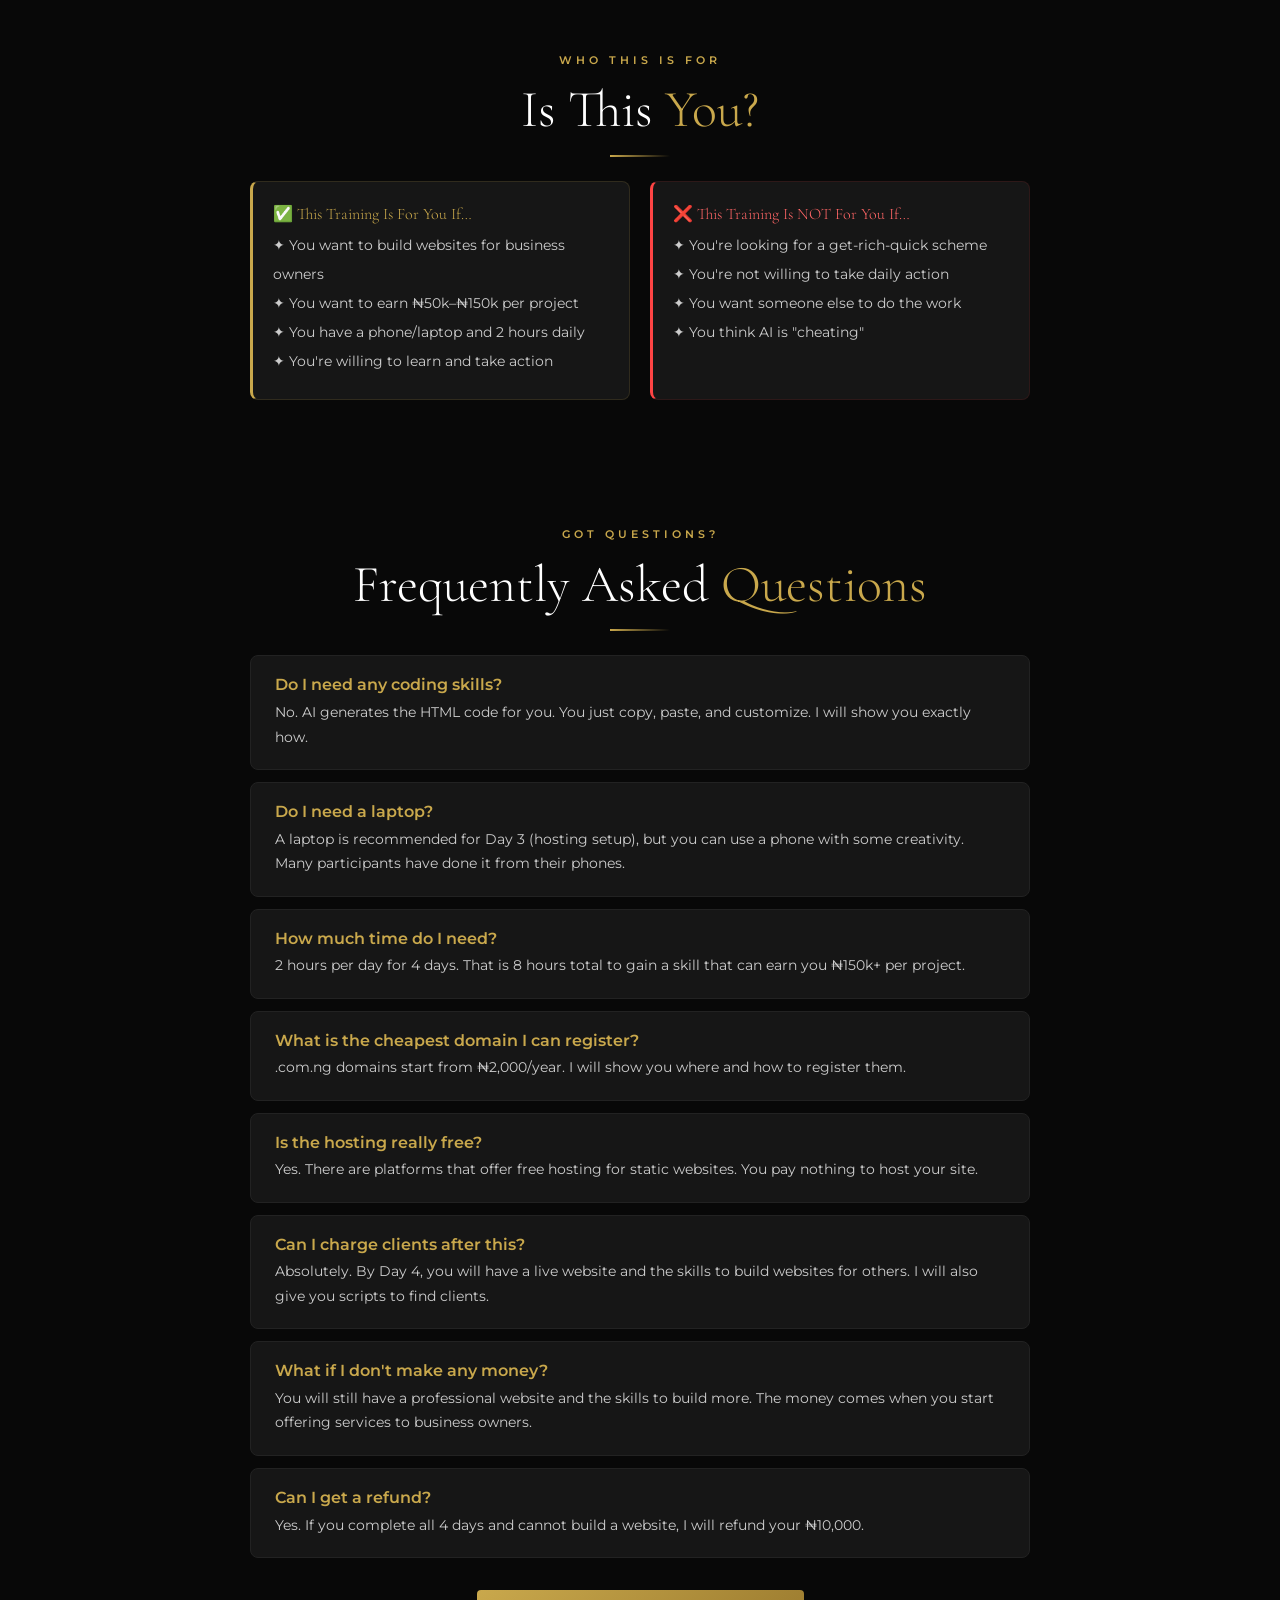
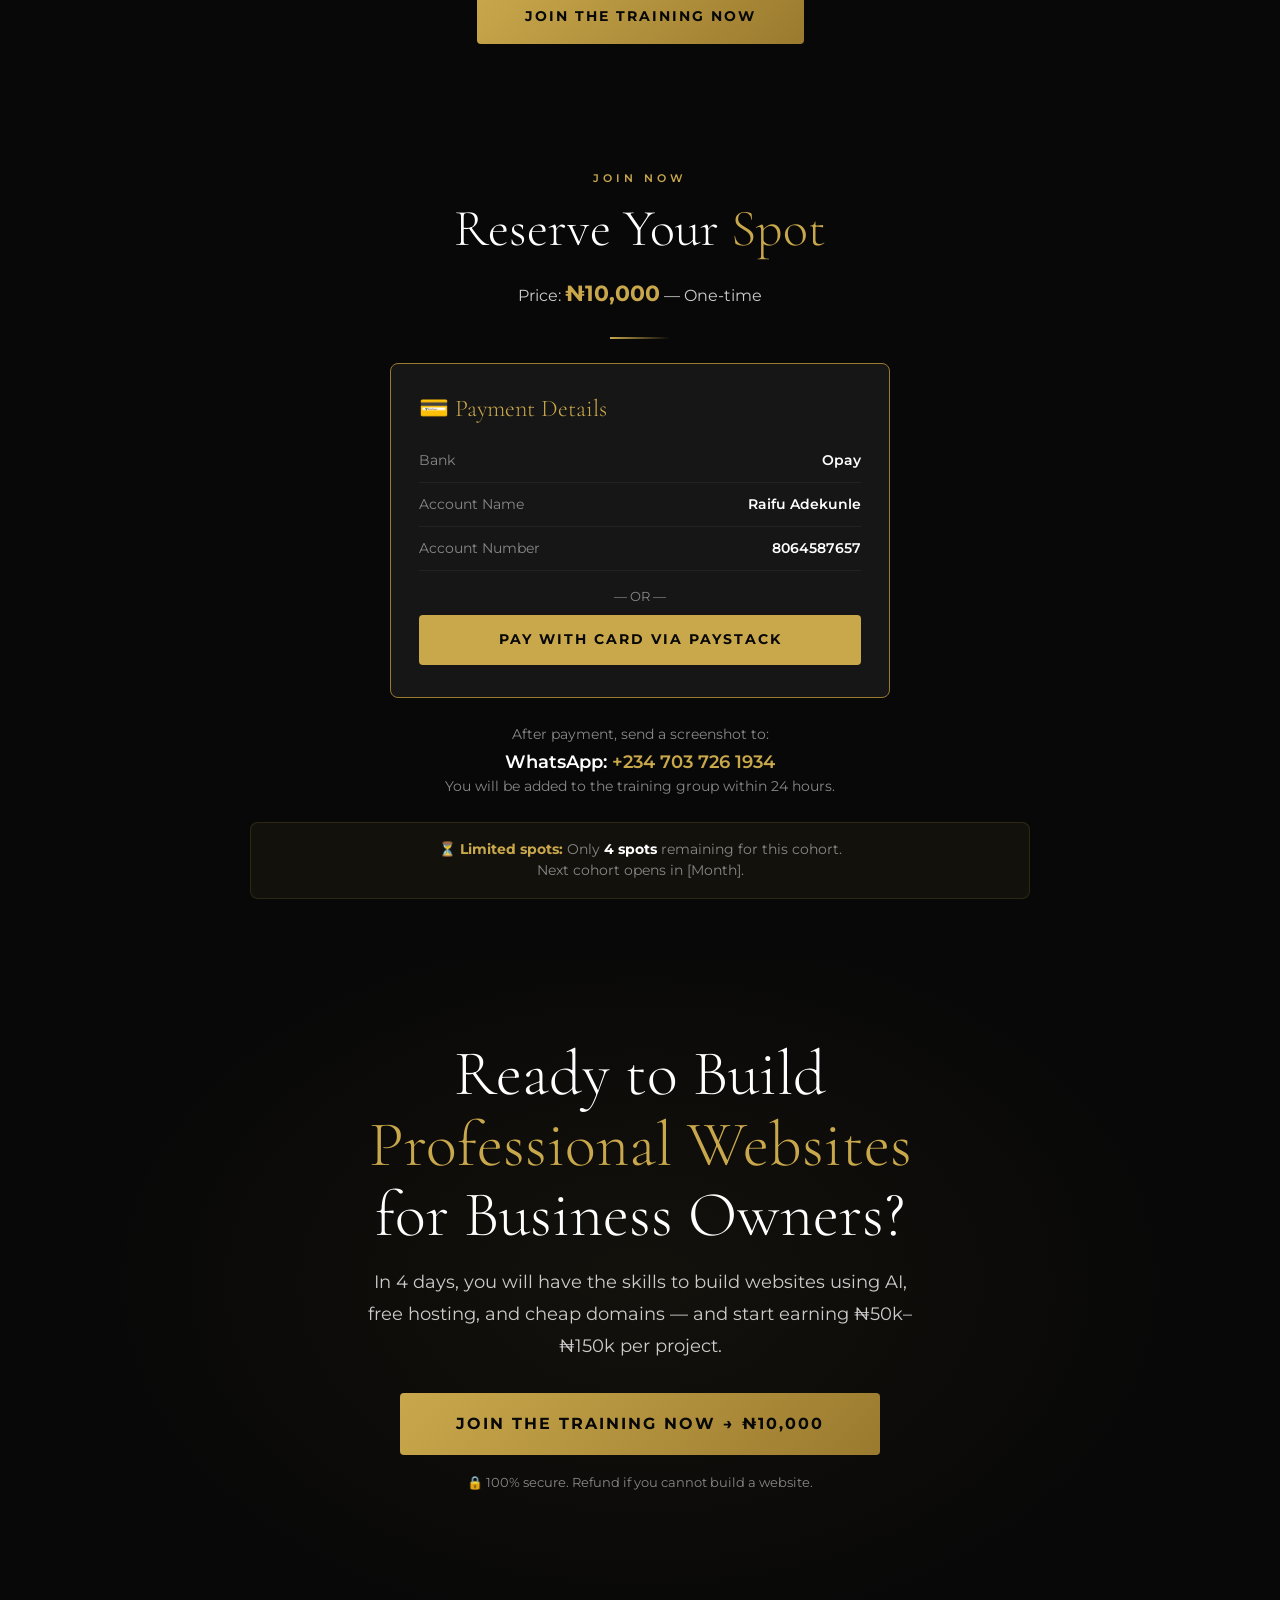
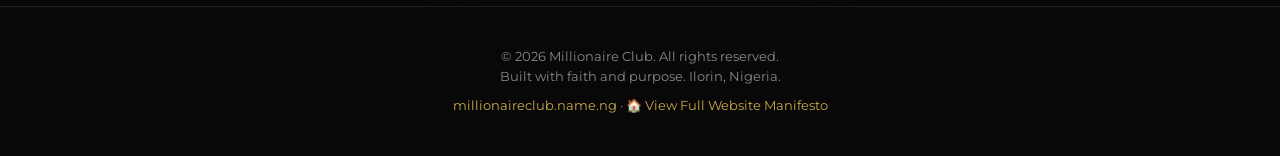
<file: training.html>
<!DOCTYPE html>
<html lang="en">
<head>
    <meta charset="UTF-8" />
    <meta name="viewport" content="width=device-width, initial-scale=1.0"/>
    <title>4-Day Web Design Training – Build Websites for Clients Using AI</title>
    <meta name="description" content="Learn how to build professional websites for business owners using AI, free hosting, and cheap domains. No coding needed. Start earning from Day 4." />
    <link rel="icon" type="image/png" href="assets/favicon.png" />
    <link href="https://fonts.googleapis.com/css2?family=Cormorant+Garamond:ital,wght@0,300;0,400;0,600;0,700;1,300;1,400&family=Montserrat:wght@300;400;500;600;700;800&display=swap" rel="stylesheet" />
    <style>
        *,
        *::before,
        *::after {
            margin: 0;
            padding: 0;
            box-sizing: border-box;
        }
        html {
            scroll-behavior: smooth;
        }
        body {
            background: #080808;
            color: #FFFFFF;
            font-family: 'Montserrat', sans-serif;
            overflow-x: hidden;
            line-height: 1.6;
        }
        :root {
            --gold: #C9A84C;
            --gold-light: #E8C97A;
            --gold-dark: #9A7A2E;
            --black: #080808;
            --black-soft: #111111;
            --black-card: #161616;
            --black-border: #222222;
            --white: #FFFFFF;
            --white-dim: #CCCCCC;
            --white-muted: #888888;
        }
        .container {
            max-width: 820px;
            margin: 0 auto;
            padding: 0 20px;
        }
        h1,
        h2,
        h3,
        h4 {
            font-family: 'Cormorant Garamond', serif;
            font-weight: 300;
            line-height: 1.1;
        }
        .gold {
            color: var(--gold);
        }
        .text-muted {
            color: var(--white-muted);
        }
        .btn {
            display: inline-block;
            padding: 16px 48px;
            font-size: 0.85rem;
            font-weight: 700;
            letter-spacing: 2px;
            text-transform: uppercase;
            text-decoration: none;
            border: none;
            border-radius: 4px;
            cursor: pointer;
            transition: all 0.3s ease;
            font-family: 'Montserrat', sans-serif;
            text-align: center;
        }
        .btn-primary {
            background: linear-gradient(135deg, var(--gold), var(--gold-dark));
            color: var(--black);
        }
        .btn-primary:hover {
            transform: translateY(-2px);
            box-shadow: 0 16px 40px rgba(201, 168, 76, 0.3);
        }
        .btn-outline {
            background: transparent;
            color: var(--white-dim);
            border: 1px solid var(--black-border);
        }
        .btn-outline:hover {
            border-color: var(--gold);
            color: var(--gold);
        }
        section {
            padding: 60px 0;
        }
        .section-bg-dark {
            background: var(--black-soft);
        }
        .hero {
            min-height: 100vh;
            display: flex;
            align-items: center;
            text-align: center;
            padding: 80px 20px 60px;
            position: relative;
            overflow: hidden;
            background: radial-gradient(ellipse 80% 60% at 50% 40%, rgba(201, 168, 76, 0.06) 0%, transparent 70%);
        }
        .hero h1 {
            font-size: clamp(42px, 10vw, 86px);
            font-weight: 300;
            letter-spacing: -1px;
            margin-bottom: 16px;
        }
        .hero h1 .gold {
            font-style: italic;
        }
        .hero-sub {
            font-size: clamp(18px, 3vw, 28px);
            font-weight: 300;
            color: var(--white-dim);
            max-width: 640px;
            margin: 0 auto 32px;
            font-family: 'Cormorant Garamond', serif;
            font-style: italic;
        }
        .hero-badge {
            display: inline-block;
            background: rgba(201, 168, 76, 0.12);
            border: 1px solid rgba(201, 168, 76, 0.25);
            padding: 6px 20px;
            font-size: 0.7rem;
            font-weight: 600;
            letter-spacing: 3px;
            text-transform: uppercase;
            color: var(--gold);
            margin-bottom: 24px;
            border-radius: 999px;
        }
        .hero-price {
            font-size: clamp(32px, 6vw, 56px);
            font-weight: 300;
            color: var(--gold);
            font-family: 'Cormorant Garamond', serif;
            margin-bottom: 8px;
        }
        .hero-price span {
            font-size: clamp(18px, 3vw, 28px);
            color: var(--white-muted);
        }
        .hero-actions {
            display: flex;
            gap: 16px;
            justify-content: center;
            flex-wrap: wrap;
            margin-top: 24px;
        }
        .day-grid {
            display: grid;
            grid-template-columns: 1fr 1fr;
            gap: 16px;
            margin-top: 32px;
        }
        .day-card {
            background: var(--black-card);
            border: 1px solid var(--black-border);
            padding: 28px 24px;
            border-radius: 8px;
            transition: border-color 0.3s;
        }
        .day-card:hover {
            border-color: rgba(201, 168, 76, 0.3);
        }
        .day-card .day-num {
            font-family: 'Cormorant Garamond', serif;
            font-size: 48px;
            font-weight: 300;
            color: rgba(201, 168, 76, 0.15);
            line-height: 1;
            margin-bottom: 4px;
        }
        .day-card h3 {
            font-size: 20px;
            font-weight: 600;
            color: var(--gold);
            margin-bottom: 8px;
        }
        .day-card p {
            font-size: 0.9rem;
            color: var(--white-dim);
            line-height: 1.7;
        }
        .day-card .output {
            margin-top: 12px;
            padding-top: 12px;
            border-top: 1px solid var(--black-border);
            font-size: 0.85rem;
            color: var(--gold-light);
        }
        .feature-list {
            display: grid;
            grid-template-columns: 1fr 1fr;
            gap: 12px;
            margin: 24px 0;
        }
        .feature-item {
            display: flex;
            align-items: center;
            gap: 12px;
            font-size: 0.9rem;
            color: var(--white-dim);
        }
        .feature-item::before {
            content: '✦';
            color: var(--gold);
            font-size: 0.7rem;
        }
        .value-box {
            background: var(--black-card);
            border: 1px solid var(--gold-dark);
            padding: 32px 28px;
            border-radius: 8px;
            margin-top: 32px;
        }
        .value-box h3 {
            font-size: 24px;
            font-weight: 600;
            color: var(--gold);
            margin-bottom: 16px;
            font-family: 'Montserrat', sans-serif;
        }
        .value-box ul {
            list-style: none;
            display: grid;
            grid-template-columns: 1fr 1fr;
            gap: 12px;
        }
        .value-box ul li {
            color: var(--white-dim);
            font-size: 0.9rem;
            display: flex;
            align-items: center;
            gap: 10px;
        }
        .value-box ul li::before {
            content: '✓';
            color: var(--gold);
            font-weight: 700;
        }
        .testimonial-grid {
            display: grid;
            grid-template-columns: 1fr 1fr 1fr;
            gap: 16px;
            margin-top: 32px;
        }
        .testimonial-card {
            background: var(--black-card);
            border: 1px solid var(--black-border);
            padding: 24px 20px;
            border-radius: 8px;
        }
        .testimonial-card .quote {
            font-size: 0.9rem;
            color: var(--white-dim);
            line-height: 1.7;
            font-style: italic;
            margin-bottom: 12px;
        }
        .testimonial-card .author {
            font-size: 0.8rem;
            font-weight: 600;
            color: var(--white);
        }
        .testimonial-card .role {
            font-size: 0.7rem;
            color: var(--white-muted);
        }
        .faq-item {
            background: var(--black-card);
            border: 1px solid var(--black-border);
            padding: 20px 24px;
            border-radius: 8px;
            margin-bottom: 12px;
        }
        .faq-item h4 {
            font-size: 1rem;
            font-weight: 600;
            color: var(--gold);
            margin-bottom: 6px;
            font-family: 'Montserrat', sans-serif;
        }
        .faq-item p {
            font-size: 0.9rem;
            color: var(--white-dim);
            line-height: 1.7;
        }
        .cta-section {
            text-align: center;
            padding: 80px 20px;
            background: radial-gradient(ellipse 60% 80% at 50% 50%, rgba(201, 168, 76, 0.06) 0%, transparent 70%);
        }
        .cta-section h2 {
            font-size: clamp(36px, 6vw, 64px);
            margin-bottom: 16px;
        }
        .cta-section p {
            font-size: 1.1rem;
            color: var(--white-dim);
            max-width: 560px;
            margin: 0 auto 32px;
            line-height: 1.8;
        }
        .payment-box {
            background: var(--black-card);
            border: 1px solid var(--gold-dark);
            padding: 32px 28px;
            border-radius: 8px;
            max-width: 500px;
            margin: 0 auto 24px;
            text-align: left;
        }
        .payment-box .bank-detail {
            display: flex;
            justify-content: space-between;
            padding: 10px 0;
            border-bottom: 1px solid var(--black-border);
            font-size: 0.9rem;
        }
        .payment-box .bank-detail:last-child {
            border-bottom: none;
        }
        .payment-box .label {
            color: var(--white-muted);
        }
        .payment-box .value {
            color: var(--white);
            font-weight: 600;
        }
        footer {
            text-align: center;
            padding: 40px 20px;
            border-top: 1px solid var(--black-border);
            font-size: 0.8rem;
            color: var(--white-muted);
        }
        footer a {
            color: var(--gold);
            text-decoration: none;
        }
        footer a:hover {
            text-decoration: underline;
        }
        .section-label {
            display: inline-block;
            font-size: 0.7rem;
            font-weight: 600;
            letter-spacing: 4px;
            text-transform: uppercase;
            color: var(--gold);
            margin-bottom: 12px;
        }
        .section-title {
            font-size: clamp(32px, 5vw, 52px);
            font-weight: 300;
            margin-bottom: 16px;
        }
        .divider {
            width: 60px;
            height: 2px;
            background: linear-gradient(to right, var(--gold), transparent);
            margin: 16px auto 24px;
        }
        .highlight-box {
            background: rgba(201, 168, 76, 0.06);
            border: 1px solid rgba(201, 168, 76, 0.15);
            padding: 16px 20px;
            border-radius: 8px;
            text-align: center;
            margin-top: 24px;
        }
        @media (max-width: 768px) {
            .day-grid {
                grid-template-columns: 1fr;
            }
            .feature-list {
                grid-template-columns: 1fr;
            }
            .testimonial-grid {
                grid-template-columns: 1fr;
            }
            .value-box ul {
                grid-template-columns: 1fr;
            }
            .hero-actions {
                flex-direction: column;
                align-items: stretch;
            }
            .payment-box .bank-detail {
                flex-direction: column;
                gap: 4px;
            }
            .btn {
                padding: 14px 32px;
                font-size: 0.75rem;
            }
        }
        @media (max-width: 480px) {
            .hero h1 {
                font-size: 34px;
            }
            .hero-sub {
                font-size: 18px;
            }
            .hero-price {
                font-size: 28px;
            }
            .day-card {
                padding: 20px 16px;
            }
            .payment-box {
                padding: 20px 16px;
            }
        }
        .text-center {
            text-align: center;
        }
        .mt-16 {
            margin-top: 16px;
        }
        .mt-24 {
            margin-top: 24px;
        }
        .mt-32 {
            margin-top: 32px;
        }
        .mt-48 {
            margin-top: 48px;
        }
        .mb-16 {
            margin-bottom: 16px;
        }
        .mb-24 {
            margin-bottom: 24px;
        }
        .mb-32 {
            margin-bottom: 32px;
        }
    </style>
</head>
<body>

    <a href="index.html" style="display:flex; align-items:center; gap:10px; text-decoration:none; padding:24px 20px 0; max-width:820px; margin:0 auto;">
        <img src="assets/icon.png" alt="" style="width:26px; height:26px; border-radius:6px; object-fit:cover;">
        <span style="font-family:'Montserrat',sans-serif; font-size:0.78rem; letter-spacing:0.2em; color:#FFFFFF; text-transform:uppercase;">Senior&nbsp;Man</span>
    </a>

    <!-- ═══ HERO ═══ -->
    <section class="hero">
        <div class="container">
            <div class="hero-badge">🔥 Limited Spots – 2026 Cohort</div>
            <h1>
                Build Professional <br />
                <span class="gold">Websites for Clients</span> <br />
                in <span class="gold">4 Days</span>
            </h1>
            <p class="hero-sub">
                Learn how to build professional websites for business owners using AI, <br />
                free hosting, and cheap domains — <strong>no coding needed</strong>.
            </p>
            <div class="hero-price">
                ₦10,000 <span>— One-time</span>
            </div>
            <div class="hero-actions">
                <a href="#join" class="btn btn-primary">Join the Training Now →</a>
                <a href="#what-you-learn" class="btn btn-outline">See What You Learn</a>
            </div>
            <p style="font-size:0.8rem; color:var(--white-muted); margin-top:16px;">
                ⏳ Only <strong style="color:var(--gold);">4 spots</strong> remaining. First come, first served.
            </p>
        </div>
    </section>

    <!-- ═══ WHAT YOU LEARN ═══ -->
    <section class="section-bg-dark" id="what-you-learn">
        <div class="container">
            <div class="text-center">
                <span class="section-label">What You Learn</span>
                <h2 class="section-title">4 Days. <span class="gold">4 Skills.</span></h2>
                <p class="text-muted" style="max-width:560px; margin:0 auto; line-height:1.8;">
                    By the end of Day 4, you will have the skills to build professional websites for business owners — and earn ₦50k–₦150k per project.
                </p>
                <div class="divider"></div>
            </div>
            <div class="day-grid">
                <div class="day-card">
                    <div class="day-num">01</div>
                    <h3>📌 Web Design Foundations</h3>
                    <p>Understand the web design market, client needs, and how to position yourself as a website builder using AI tools.</p>
                    <div class="output">✅ Market-ready mindset + client offer</div>
                </div>
                <div class="day-card">
                    <div class="day-num">02</div>
                    <h3>🤖 AI Website Generation</h3>
                    <p>Learn how to use AI tools to generate complete, professional website HTML code from simple prompts. No coding required.</p>
                    <div class="output">✅ Complete website code generated by AI</div>
                </div>
                <div class="day-card">
                    <div class="day-num">03</div>
                    <h3>🌐 Hosting & Domain Setup</h3>
                    <p>Deploy your website for free. Learn how to register a professional domain for as low as ₦2,000/year.</p>
                    <div class="output">✅ Live website + domain knowledge</div>
                </div>
                <div class="day-card">
                    <div class="day-num">04</div>
                    <h3>💰 Client Acquisition</h3>
                    <p>Learn how to find business owners who need websites, present your offer, and close your first client.</p>
                    <div class="output">✅ Client-ready + money in pocket</div>
                </div>
            </div>
            <div class="text-center mt-32">
                <a href="#join" class="btn btn-primary">Reserve Your Spot Now</a>
            </div>
        </div>
    </section>

    <!-- ═══ VALUE HIGHLIGHT ═══ -->
    <section>
        <div class="container">
            <div class="text-center">
                <span class="section-label">Why This Is Valuable</span>
                <h2 class="section-title">From Learner to <span class="gold">Website Builder</span></h2>
                <div class="divider"></div>
            </div>
            <div class="value-box">
                <h3>💰 What You Can Charge Business Owners</h3>
                <ul>
                    <li>Simple business websites: ₦50,000 – ₦150,000</li>
                    <li>E-commerce websites: ₦100,000 – ₦300,000</li>
                    <li>Landing pages: ₦30,000 – ₦80,000</li>
                    <li>Website maintenance: ₦10,000 – ₦30,000/month</li>
                    <li>Domain + hosting setup: ₦5,000 – ₦10,000</li>
                    <li>Complete website packages: ₦150,000+</li>
                </ul>
            </div>
            <div style="display:grid; grid-template-columns:1fr 1fr 1fr; gap:16px; margin-top:24px;">
                <div style="background:var(--black-card); border:1px solid var(--black-border); padding:20px; border-radius:8px; text-align:center;">
                    <div style="font-size:32px; margin-bottom:8px;">🤖</div>
                    <h4 style="font-size:1rem; color:var(--gold); font-weight:600;">AI-Generated</h4>
                    <p style="font-size:0.85rem; color:var(--white-dim);">No coding. AI builds the website for you.</p>
                </div>
                <div style="background:var(--black-card); border:1px solid var(--black-border); padding:20px; border-radius:8px; text-align:center;">
                    <div style="font-size:32px; margin-bottom:8px;">🆓</div>
                    <h4 style="font-size:1rem; color:var(--gold); font-weight:600;">Free Hosting</h4>
                    <p style="font-size:0.85rem; color:var(--white-dim);">Deploy your site at zero cost.</p>
                </div>
                <div style="background:var(--black-card); border:1px solid var(--black-border); padding:20px; border-radius:8px; text-align:center;">
                    <div style="font-size:32px; margin-bottom:8px;">🌍</div>
                    <h4 style="font-size:1rem; color:var(--gold); font-weight:600;">Cheap Domains</h4>
                    <p style="font-size:0.85rem; color:var(--white-dim);">Register domains from ₦2,000/year.</p>
                </div>
            </div>
        </div>
    </section>

    <!-- ═══ WHAT YOU GET ═══ -->
    <section class="section-bg-dark">
        <div class="container">
            <div class="text-center">
                <span class="section-label">What You Get</span>
                <h2 class="section-title">Everything You Need <span class="gold">To Succeed</span></h2>
                <div class="divider"></div>
            </div>
            <div class="feature-list">
                <div class="feature-item">AI website generation training (step-by-step)</div>
                <div class="feature-item">Free hosting setup tutorial</div>
                <div class="feature-item">Domain registration guide (cheap .com.ng/.ng)</div>
                <div class="feature-item">Professional website templates (ready to use)</div>
                <div class="feature-item">Client outreach scripts & proposals</div>
                <div class="feature-item">Pricing guide for Nigerian business owners</div>
                <div class="feature-item">WhatsApp community support</div>
                <div class="feature-item">Personal feedback from me</div>
                <div class="feature-item">Lifetime access to all materials</div>
                <div class="feature-item">Your own live website</div>
            </div>
            <div class="highlight-box">
                <p style="font-size:0.95rem; color:var(--white-dim);">
                    <strong style="color:var(--gold);">By Day 4:</strong> You will be able to build a professional website for any business owner —<br />
                    and you will have the skills to charge ₦50,000 – ₦150,000 per project.
                </p>
            </div>
            <div class="text-center mt-24">
                <a href="#join" class="btn btn-primary">Start Building Websites →</a>
            </div>
        </div>
    </section>

    <!-- ═══ WHO THIS IS FOR ═══ -->
    <section>
        <div class="container">
            <div class="text-center">
                <span class="section-label">Who This Is For</span>
                <h2 class="section-title">Is This <span class="gold">You?</span></h2>
                <div class="divider"></div>
            </div>
            <div style="display:grid; grid-template-columns:1fr 1fr; gap:20px; margin-top:24px;">
                <div style="background:var(--black-card); border:1px solid rgba(201,168,76,0.15); padding:24px 20px; border-radius:8px; border-left:3px solid var(--gold);">
                    <h4 style="color:var(--gold); margin-bottom:8px; font-size:1rem;">✅ This Training Is For You If…</h4>
                    <ul style="list-style:none; color:var(--white-dim); font-size:0.9rem; line-height:2;">
                        <li>✦ You want to build websites for business owners</li>
                        <li>✦ You want to earn ₦50k–₦150k per project</li>
                        <li>✦ You have a phone/laptop and 2 hours daily</li>
                        <li>✦ You're willing to learn and take action</li>
                    </ul>
                </div>
                <div style="background:var(--black-card); border:1px solid rgba(255,50,50,0.1); padding:24px 20px; border-radius:8px; border-left:3px solid #ff4444;">
                    <h4 style="color:#ff6666; margin-bottom:8px; font-size:1rem;">❌ This Training Is NOT For You If…</h4>
                    <ul style="list-style:none; color:var(--white-dim); font-size:0.9rem; line-height:2;">
                        <li>✦ You're looking for a get-rich-quick scheme</li>
                        <li>✦ You're not willing to take daily action</li>
                        <li>✦ You want someone else to do the work</li>
                        <li>✦ You think AI is "cheating"</li>
                    </ul>
                </div>
            </div>
        </div>
    </section>

    <!-- ═══ TESTIMONIALS (hidden until real quotes are available — remove this comment wrapper to bring it back) ═══
    <section class="section-bg-dark">
        <div class="container">
            <div class="text-center">
                <span class="section-label">Real Results</span>
                <h2 class="section-title">What Participants <span class="gold">Are Saying</span></h2>
                <div class="divider"></div>
            </div>
            <div class="testimonial-grid">
                <div class="testimonial-card">
                    <p class="quote">"[Add a real quote from a training graduate about landing their first paying client.]"</p>
                    <div class="author">— [Client Name]</div>
                    <div class="role">[City, Nigeria]</div>
                </div>
                <div class="testimonial-card">
                    <p class="quote">"[Add a real quote about how simple hosting turned out to be.]"</p>
                    <div class="author">— [Client Name]</div>
                    <div class="role">[City, Nigeria]</div>
                </div>
                <div class="testimonial-card">
                    <p class="quote">"[Add a real quote about registering a domain and looking more professional online.]"</p>
                    <div class="author">— [Client Name]</div>
                    <div class="role">[City, Nigeria]</div>
                </div>
            </div>
        </div>
    </section>
    -->

    <!-- ═══ FAQ ═══ -->
    <section>
        <div class="container">
            <div class="text-center">
                <span class="section-label">Got Questions?</span>
                <h2 class="section-title">Frequently Asked <span class="gold">Questions</span></h2>
                <div class="divider"></div>
            </div>
            <div class="faq-item">
                <h4>Do I need any coding skills?</h4>
                <p>No. AI generates the HTML code for you. You just copy, paste, and customize. I will show you exactly how.</p>
            </div>
            <div class="faq-item">
                <h4>Do I need a laptop?</h4>
                <p>A laptop is recommended for Day 3 (hosting setup), but you can use a phone with some creativity. Many participants have done it from their phones.</p>
            </div>
            <div class="faq-item">
                <h4>How much time do I need?</h4>
                <p>2 hours per day for 4 days. That is 8 hours total to gain a skill that can earn you ₦150k+ per project.</p>
            </div>
            <div class="faq-item">
                <h4>What is the cheapest domain I can register?</h4>
                <p>.com.ng domains start from ₦2,000/year. I will show you where and how to register them.</p>
            </div>
            <div class="faq-item">
                <h4>Is the hosting really free?</h4>
                <p>Yes. There are platforms that offer free hosting for static websites. You pay nothing to host your site.</p>
            </div>
            <div class="faq-item">
                <h4>Can I charge clients after this?</h4>
                <p>Absolutely. By Day 4, you will have a live website and the skills to build websites for others. I will also give you scripts to find clients.</p>
            </div>
            <div class="faq-item">
                <h4>What if I don't make any money?</h4>
                <p>You will still have a professional website and the skills to build more. The money comes when you start offering services to business owners.</p>
            </div>
            <div class="faq-item">
                <h4>Can I get a refund?</h4>
                <p>Yes. If you complete all 4 days and cannot build a website, I will refund your ₦10,000.</p>
            </div>
            <div class="text-center mt-32">
                <a href="#join" class="btn btn-primary">Join the Training Now</a>
            </div>
        </div>
    </section>

    <!-- ═══ JOIN ═══ -->
    <section id="join">
        <div class="container">
            <div class="text-center">
                <span class="section-label">Join Now</span>
                <h2 class="section-title">Reserve Your <span class="gold">Spot</span></h2>
                <p style="color:var(--white-dim); max-width:500px; margin:0 auto 24px; line-height:1.8;">
                    Price: <strong style="color:var(--gold); font-size:1.4rem;">₦10,000</strong> — One-time
                </p>
                <div class="divider"></div>
            </div>
            <div class="payment-box">
                <h3 style="font-family:'Cormorant Garamond',serif; font-size:24px; color:var(--gold); margin-bottom:16px;">💳 Payment Details</h3>
                <div class="bank-detail"><span class="label">Bank</span><span class="value">Opay</span></div>
                <div class="bank-detail"><span class="label">Account Name</span><span class="value">Raifu Adekunle</span></div>
                <div class="bank-detail"><span class="label">Account Number</span><span class="value">8064587657</span></div>
                <div style="text-align:center; margin:16px 0 8px; color:var(--white-muted); font-size:0.8rem;">— OR —</div>
                <a href="#" style="display:block; text-align:center; background:var(--gold); color:#080808; padding:14px; border-radius:4px; text-decoration:none; font-weight:700; letter-spacing:2px; text-transform:uppercase; font-size:0.85rem; transition:opacity 0.3s;">
                    Pay with Card via Paystack
                </a>
            </div>
            <div style="text-align:center;">
                <p style="font-size:0.9rem; color:var(--white-muted); line-height:1.8;">
                    After payment, send a screenshot to:
                </p>
                <p style="font-size:1.1rem; font-weight:600; color:var(--white);">
                    WhatsApp: <a href="https://wa.me/2347037261934" style="color:var(--gold); text-decoration:none;">+234 703 726 1934</a>
                </p>
                <p style="font-size:0.85rem; color:var(--white-muted);">
                    You will be added to the training group within 24 hours.
                </p>
            </div>
            <div class="highlight-box">
                <p style="font-size:0.85rem; color:var(--white-muted);">
                    ⏳ <strong style="color:var(--gold);">Limited spots:</strong> Only <strong style="color:var(--white);">4 spots</strong> remaining for this cohort.
                    <br />Next cohort opens in [Month].
                </p>
            </div>
        </div>
    </section>

    <!-- ═══ FINAL CTA ═══ -->
    <section class="cta-section">
        <div class="container">
            <h2>
                Ready to Build <br />
                <span class="gold">Professional Websites</span> <br />
                for Business Owners?
            </h2>
            <p>
                In 4 days, you will have the skills to build websites using AI, <br />
                free hosting, and cheap domains — and start earning ₦50k–₦150k per project.
            </p>
            <a href="#join" class="btn btn-primary" style="font-size:1rem; padding:18px 56px;">
                Join the Training Now → ₦10,000
            </a>
            <p style="margin-top:16px; font-size:0.8rem; color:var(--white-muted);">
                🔒 100% secure. Refund if you cannot build a website.
            </p>
        </div>
    </section>

    <!-- ═══ FOOTER ═══ -->
    <footer>
        <div class="container">
            <p>© 2026 Millionaire Club. All rights reserved. <br />Built with faith and purpose. Ilorin, Nigeria.</p>
            <p style="margin-top:8px;"><a href="https://millionaireclub.name.ng">millionaireclub.name.ng</a> · <a href="index.html">🏠 View Full Website Manifesto</a></p>
        </div>
    </footer>

</body>
</html>
</file>
